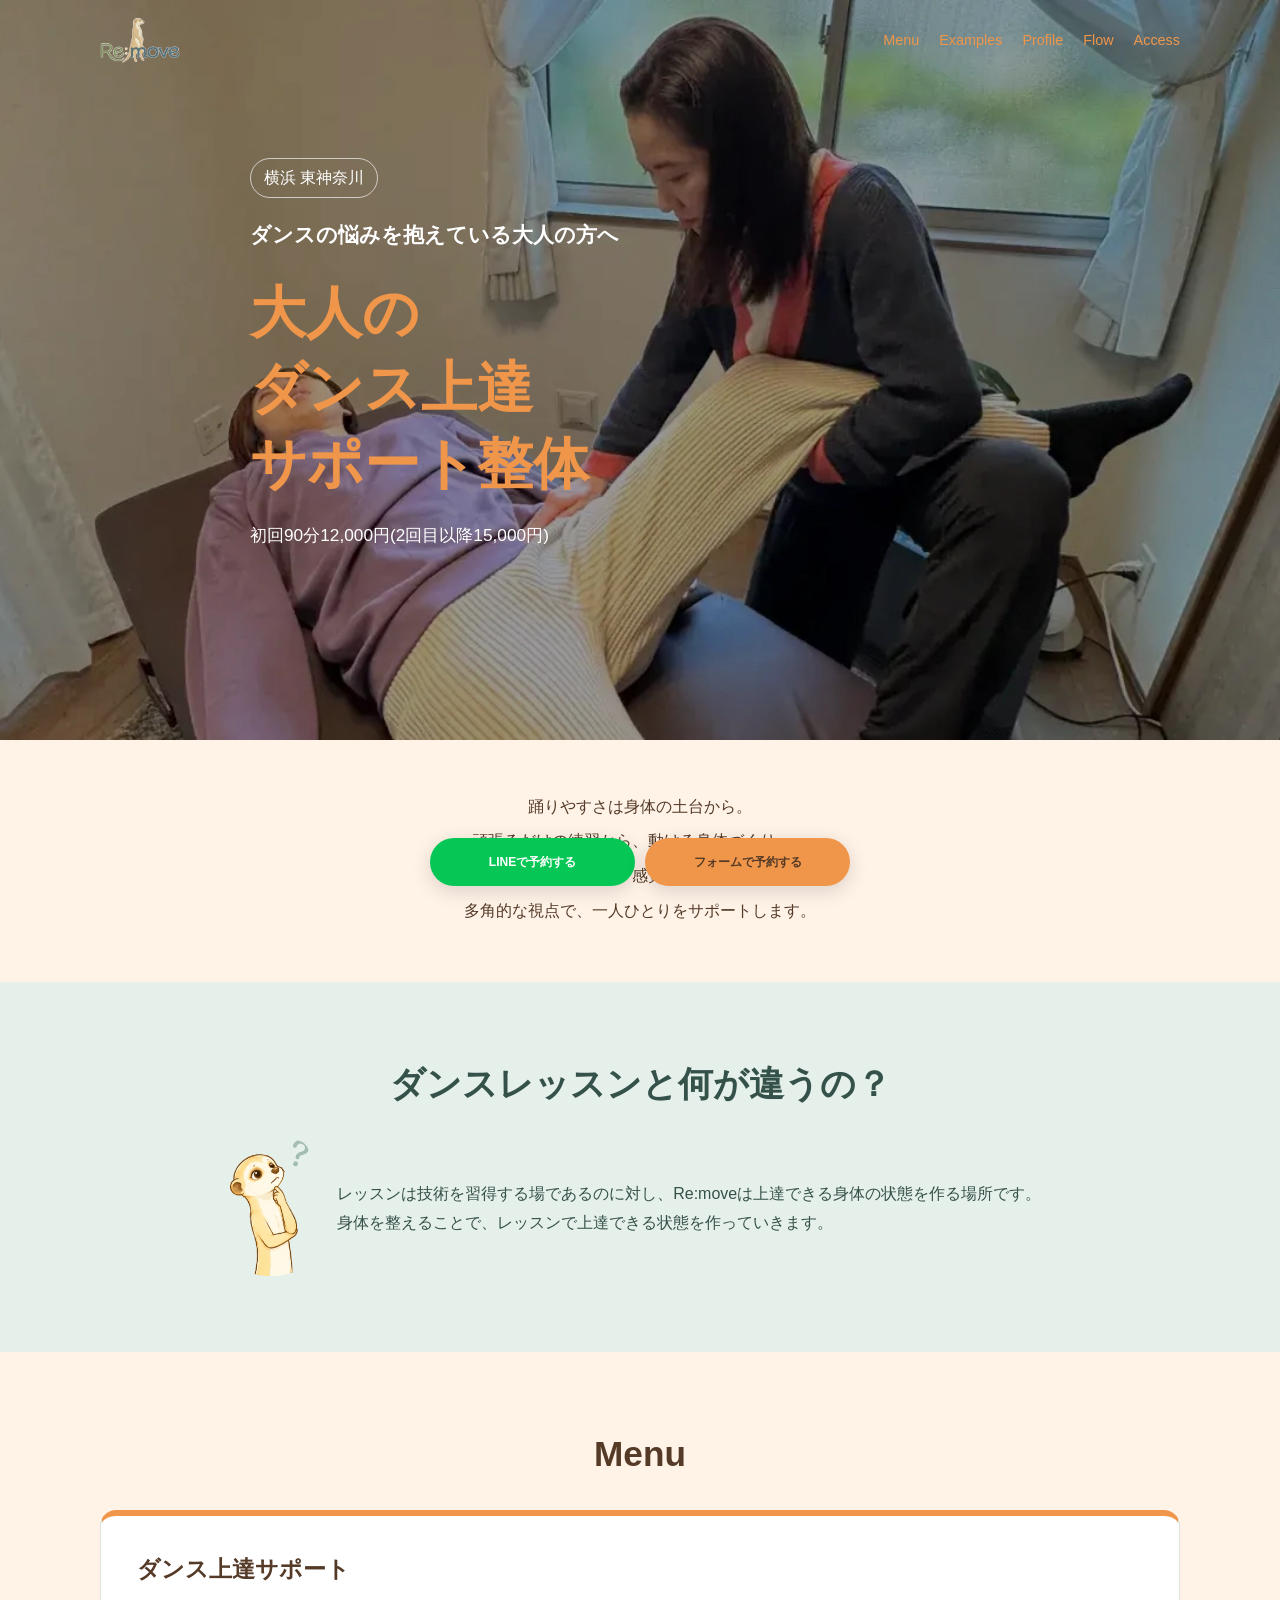
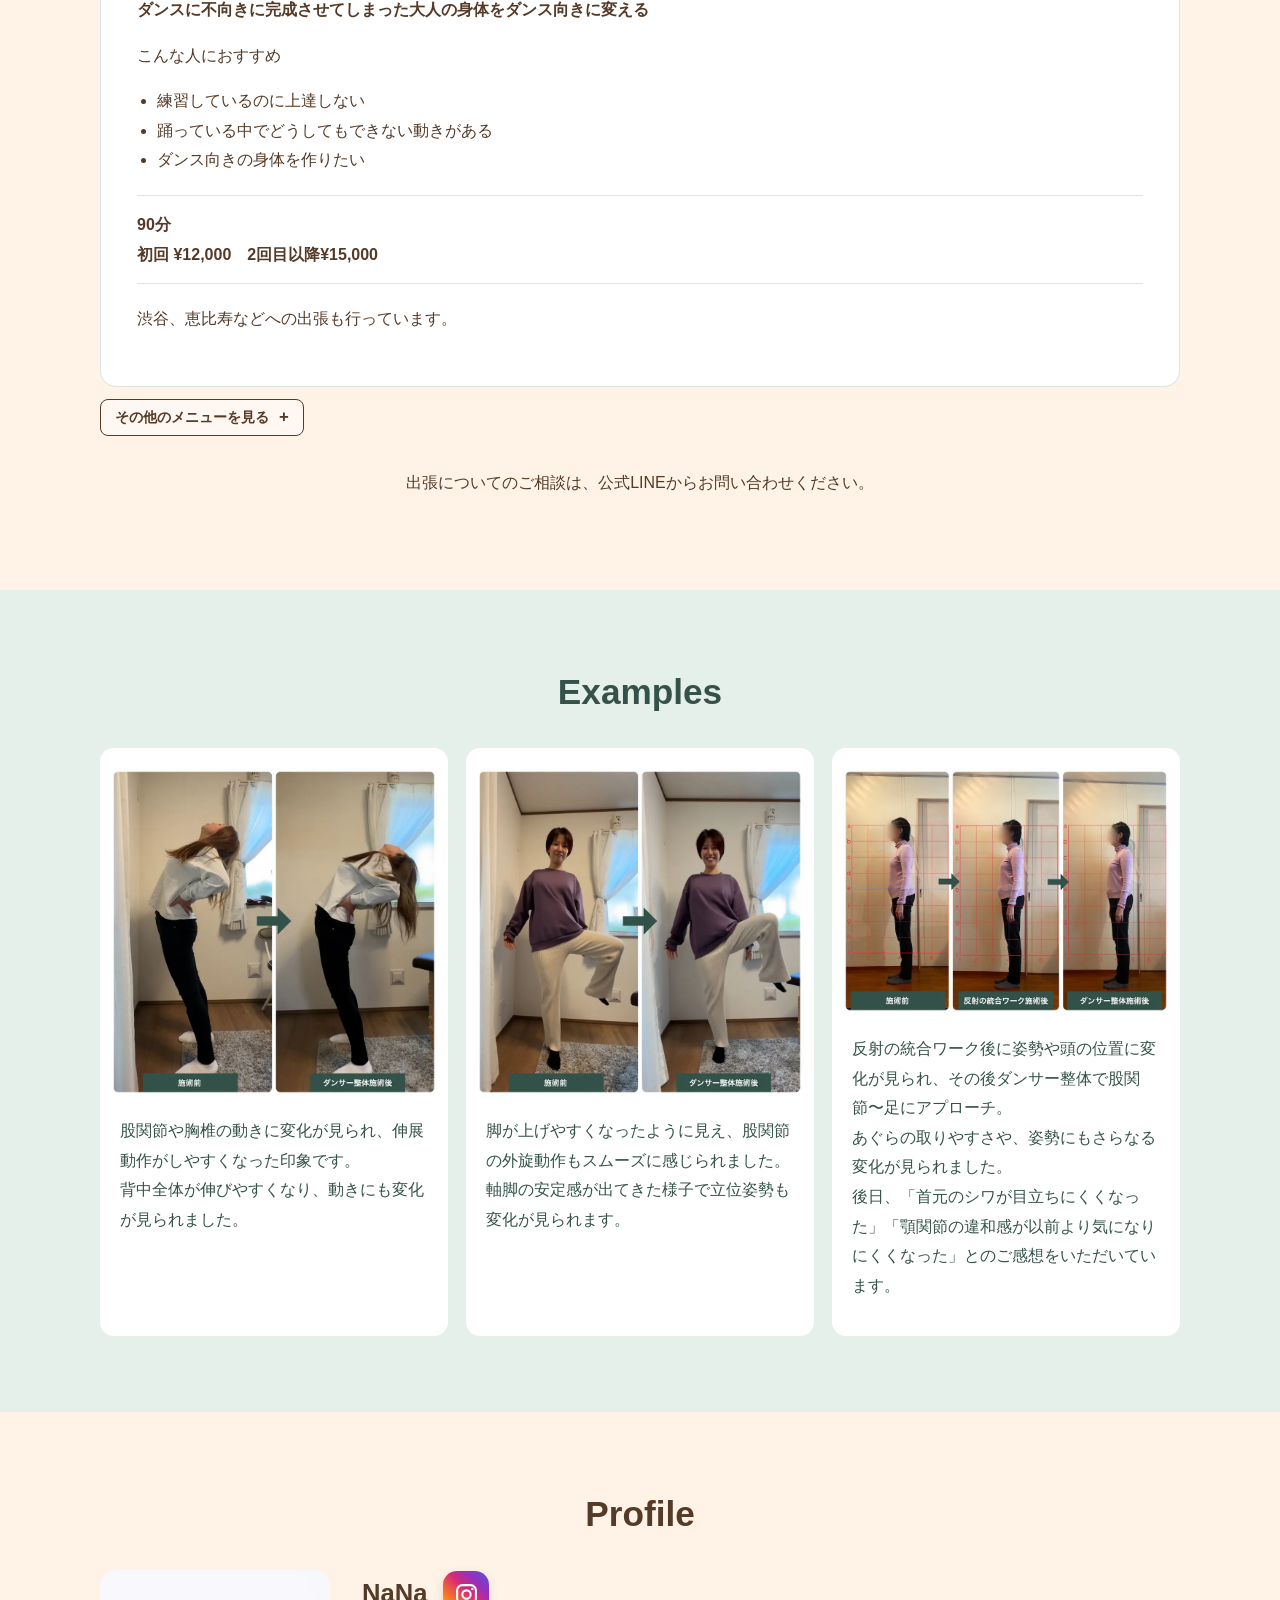
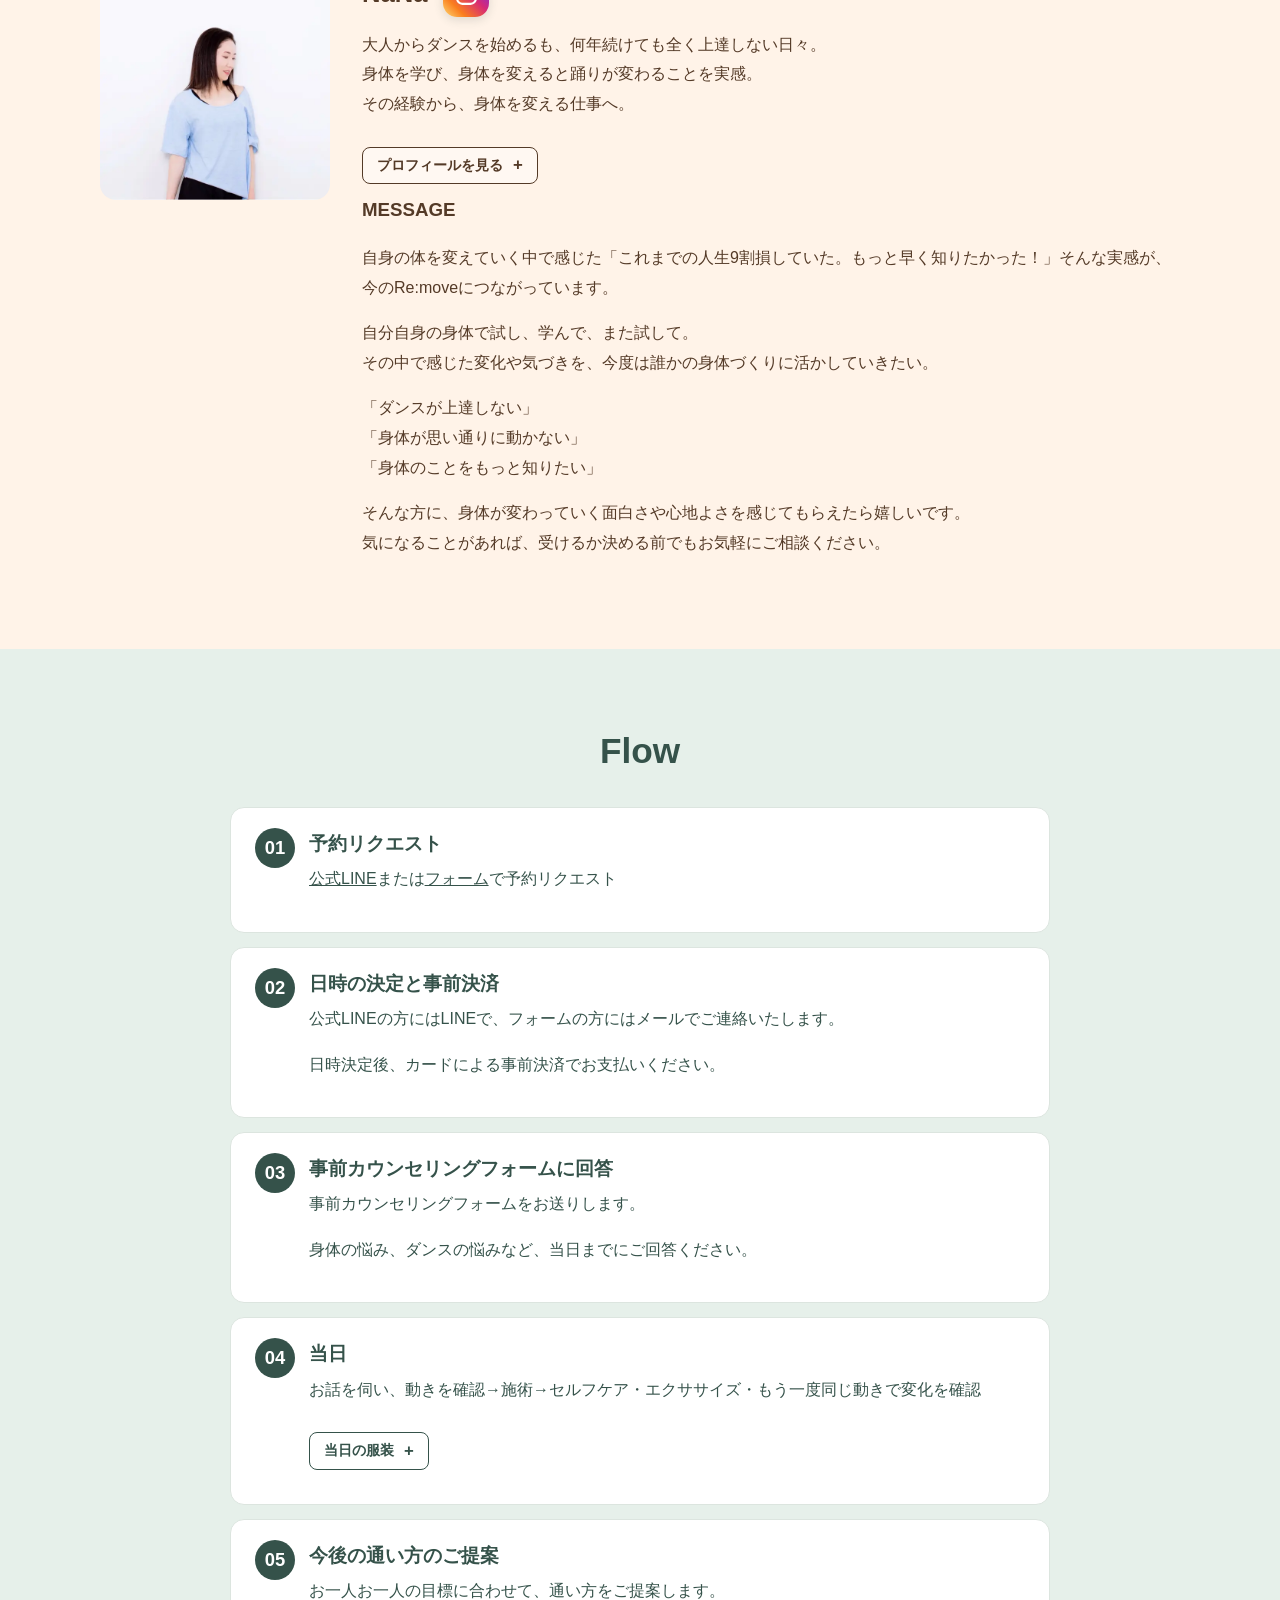
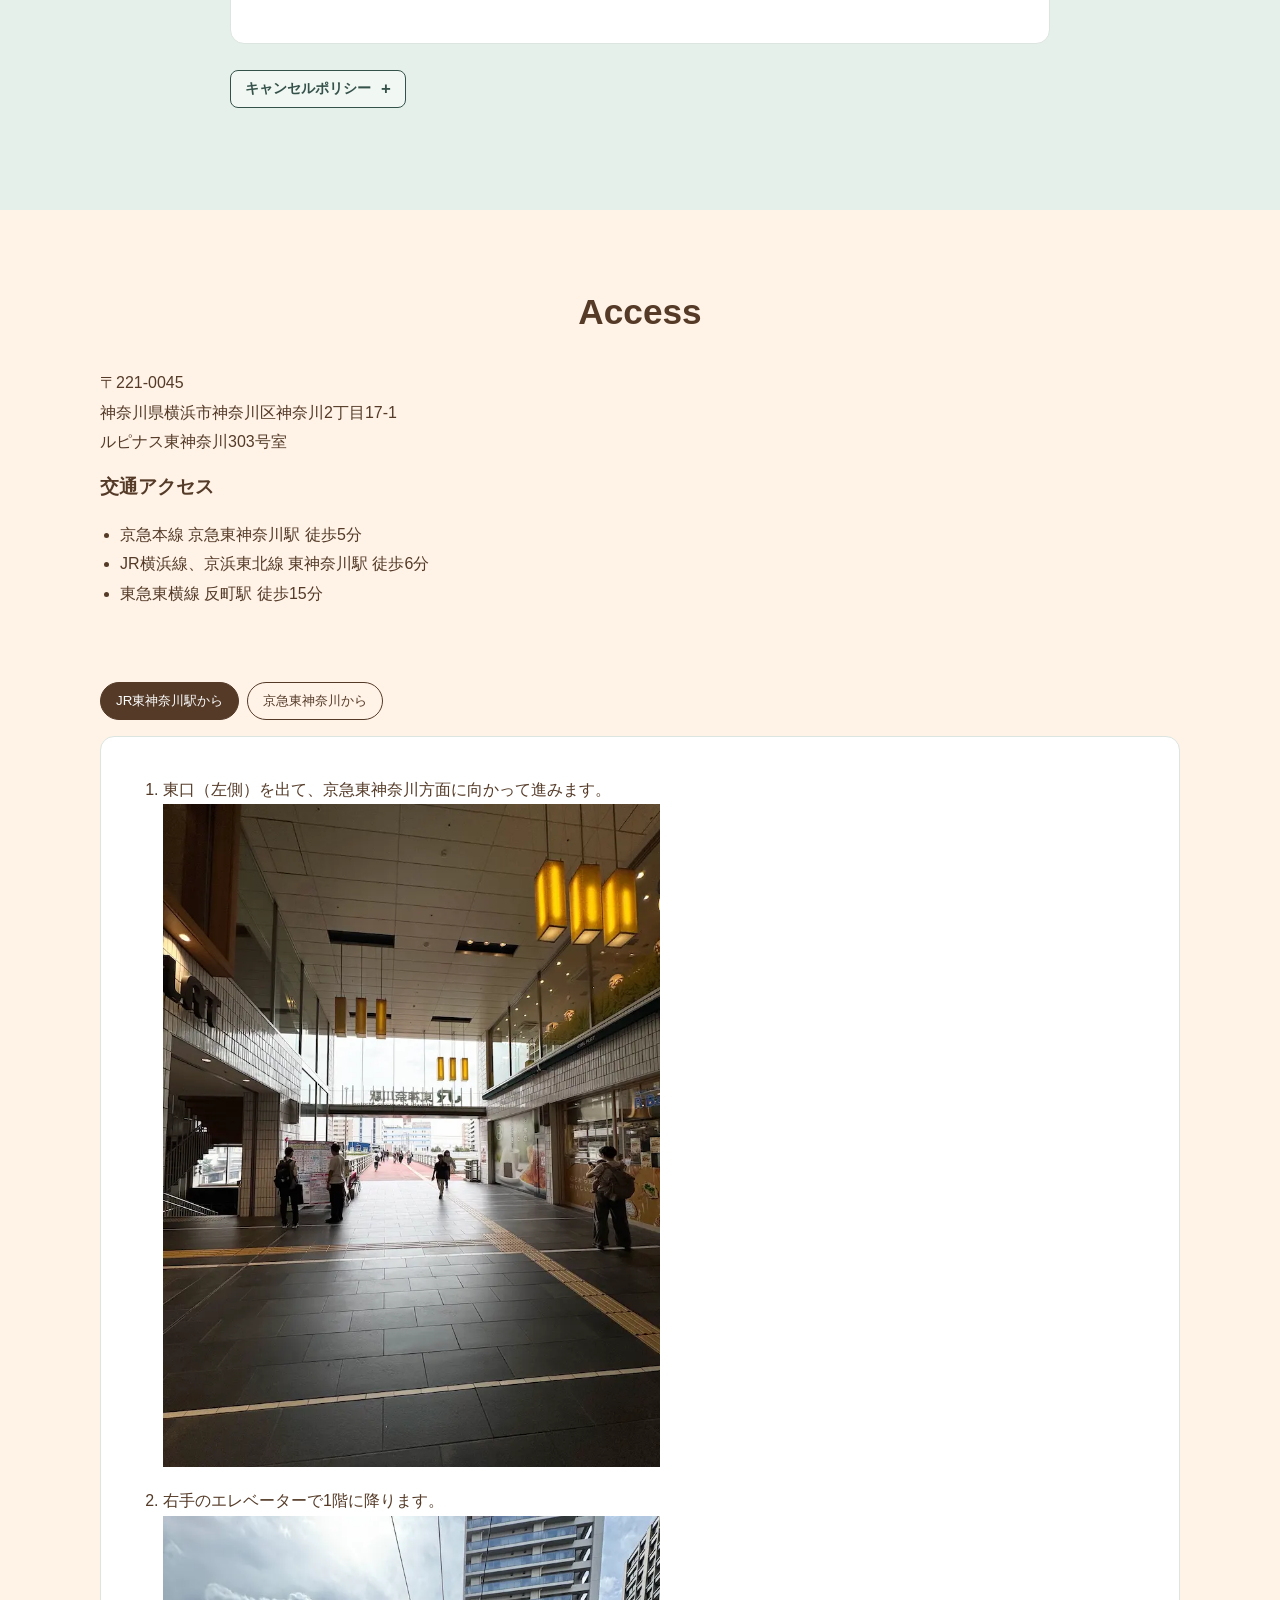
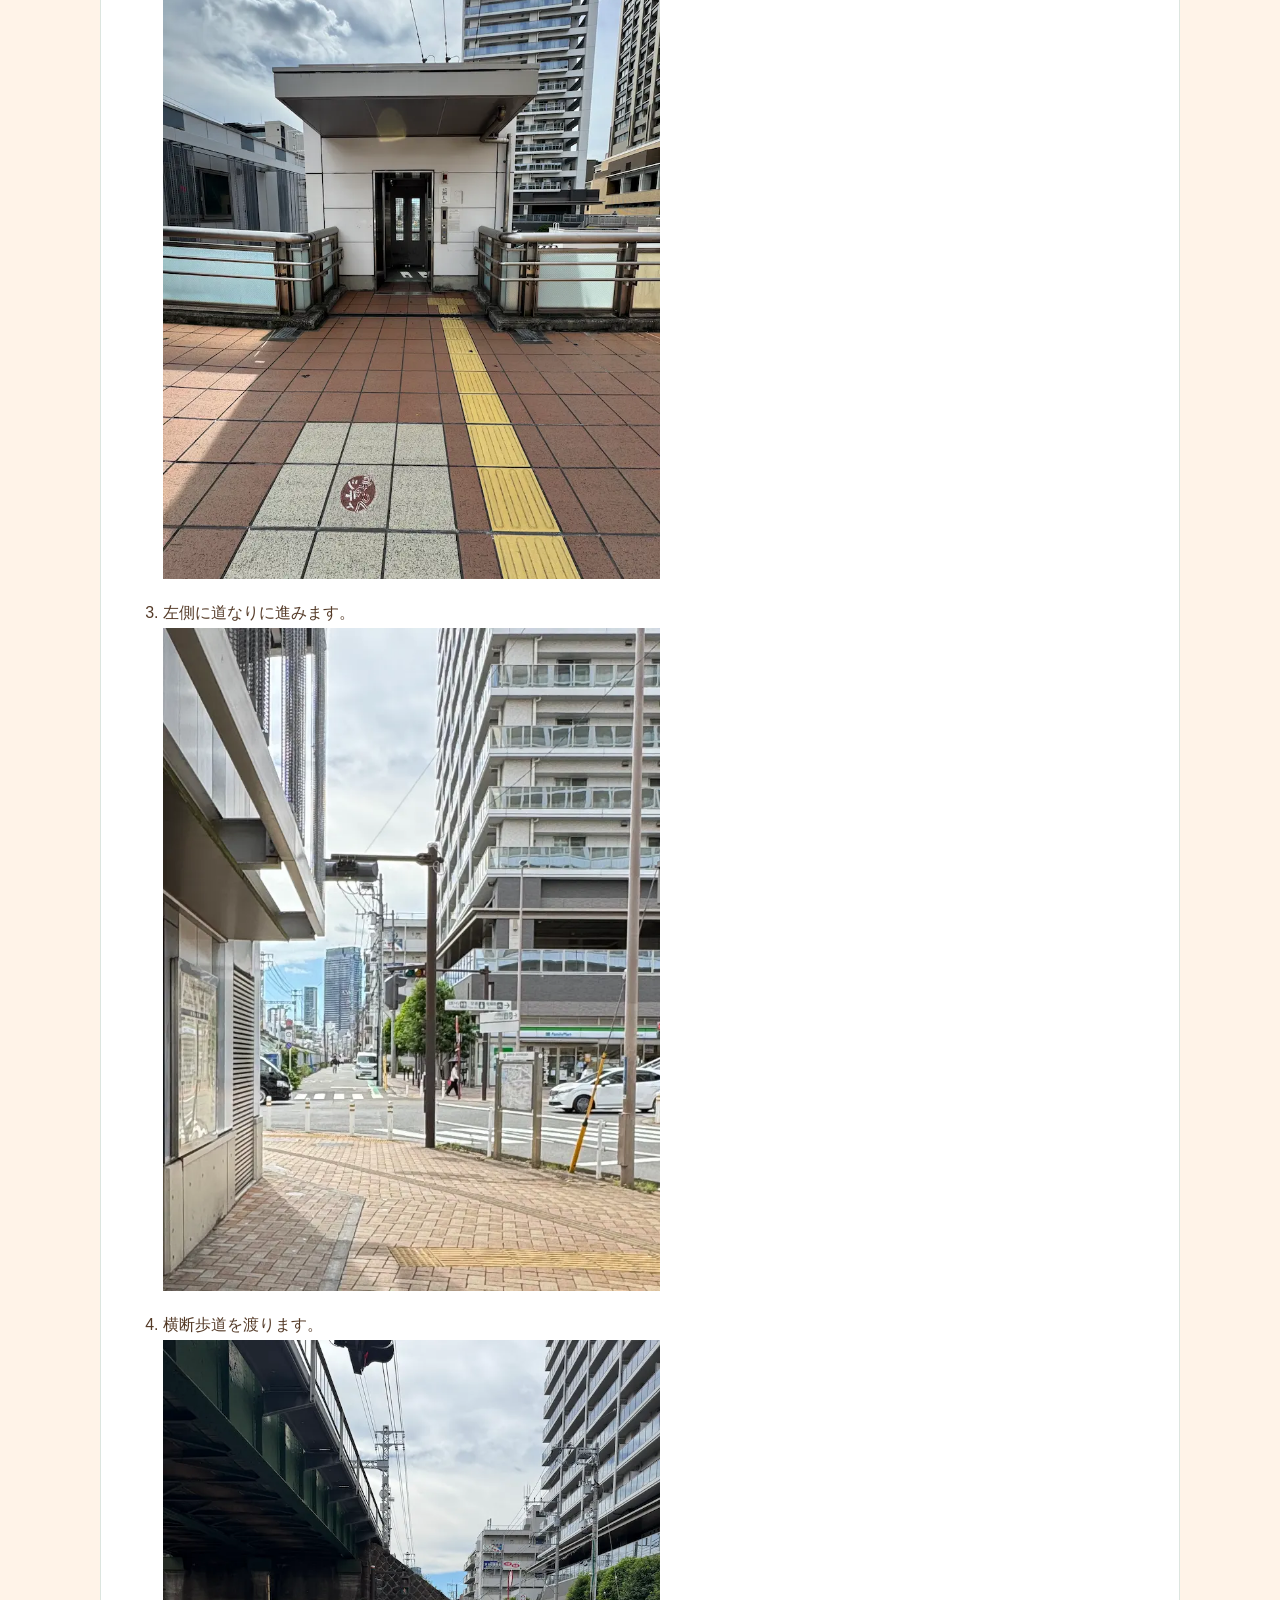
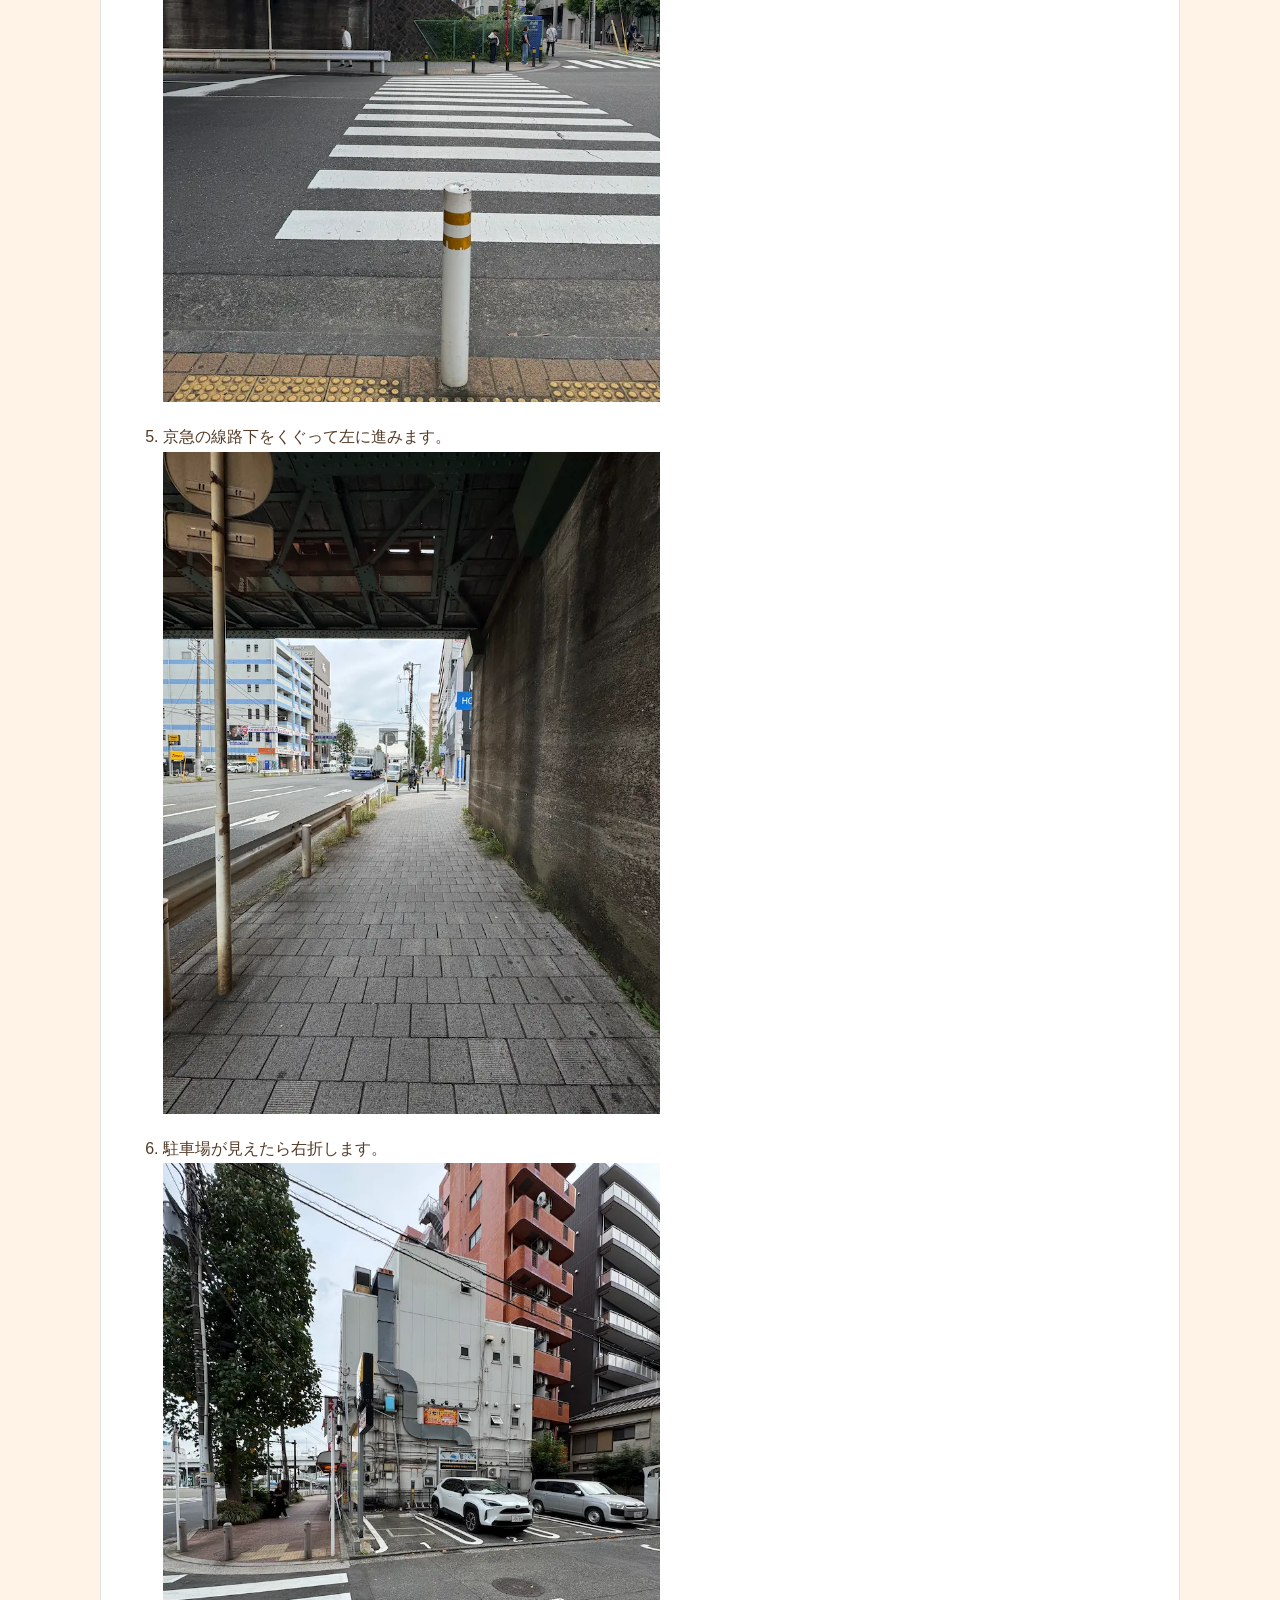
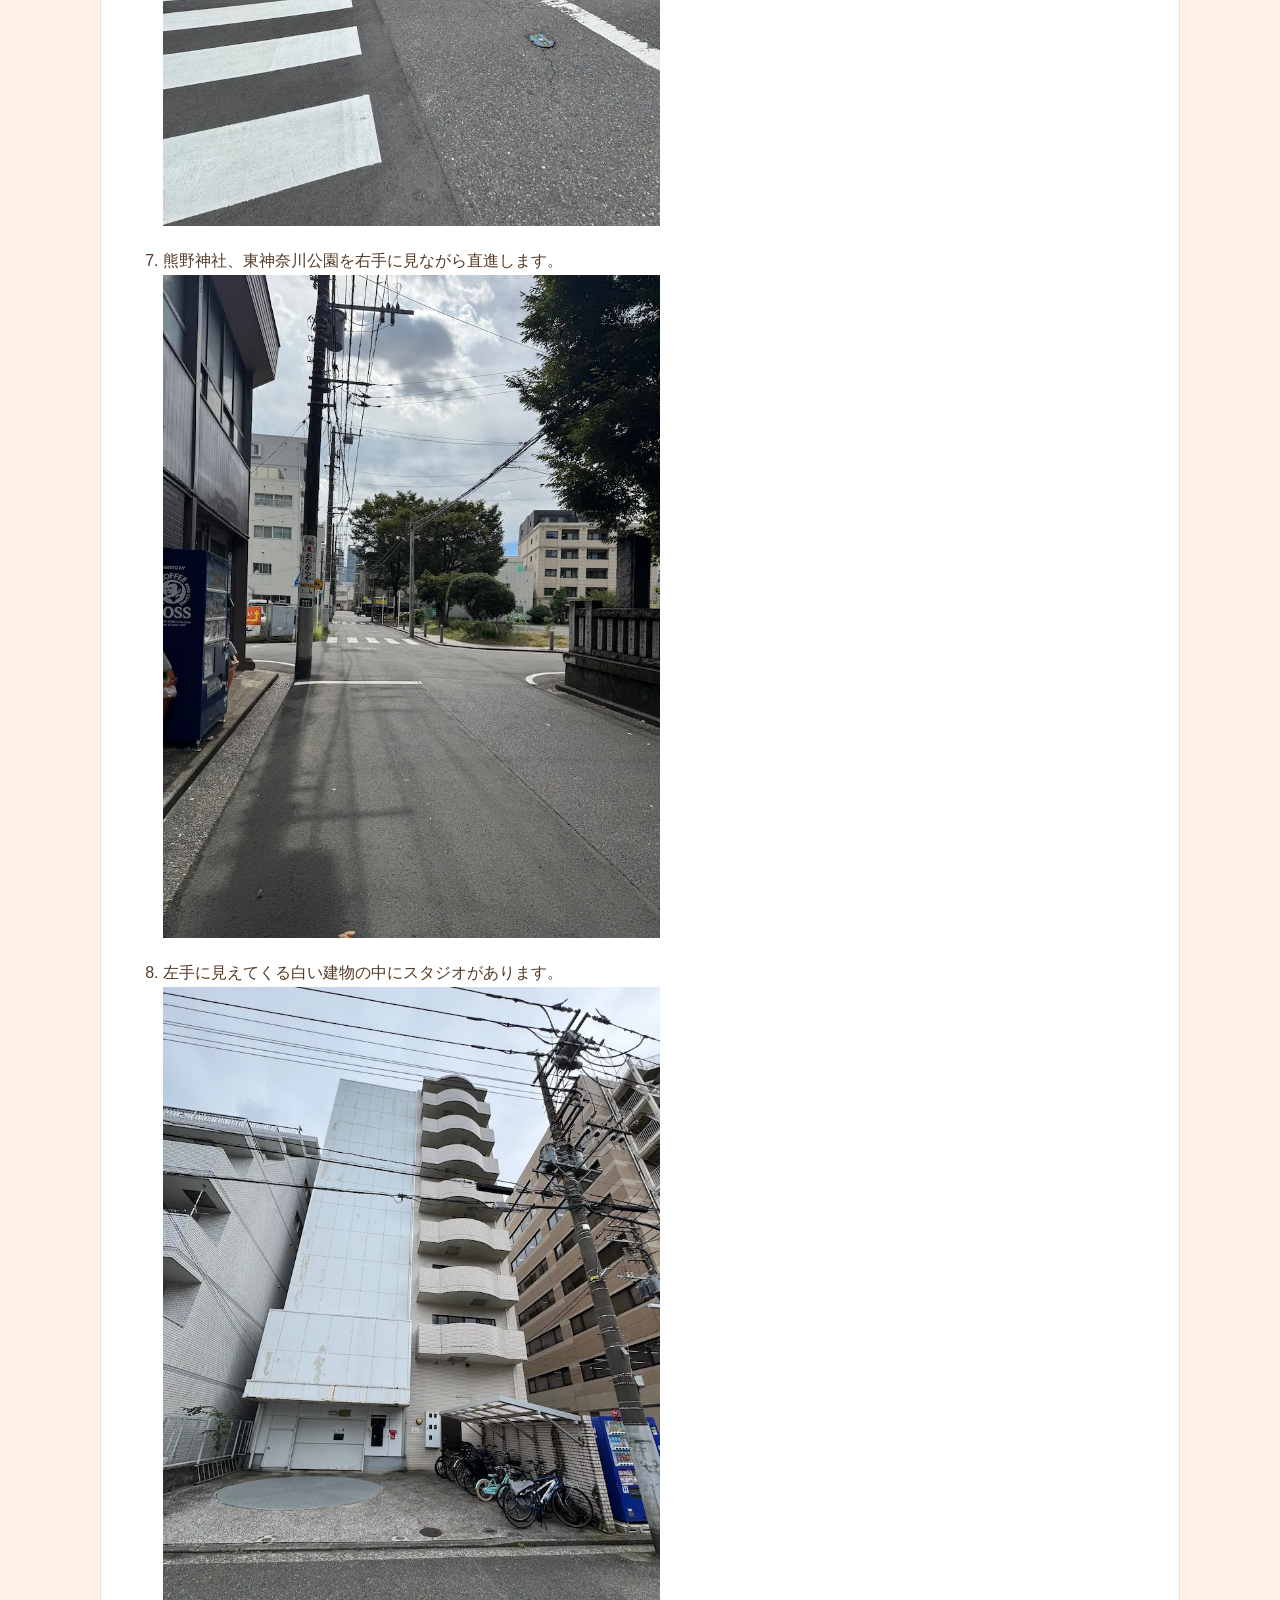
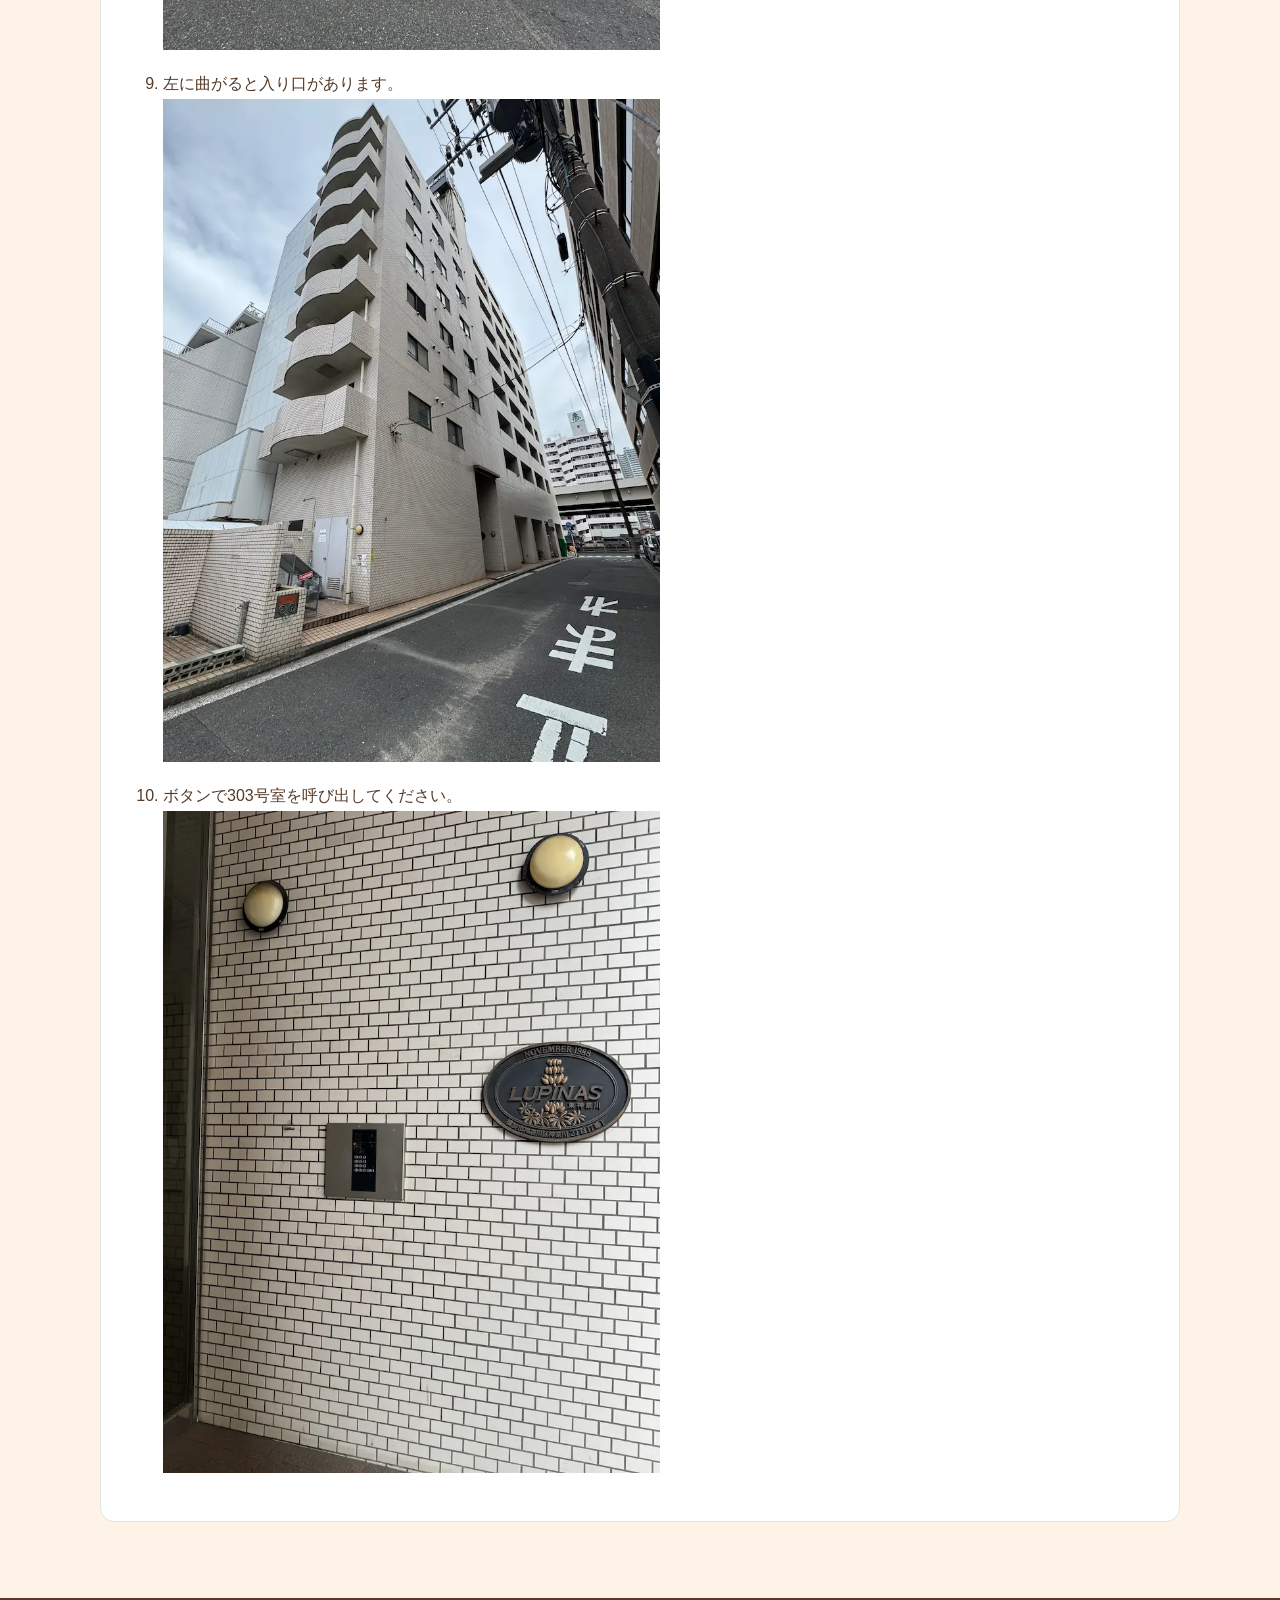
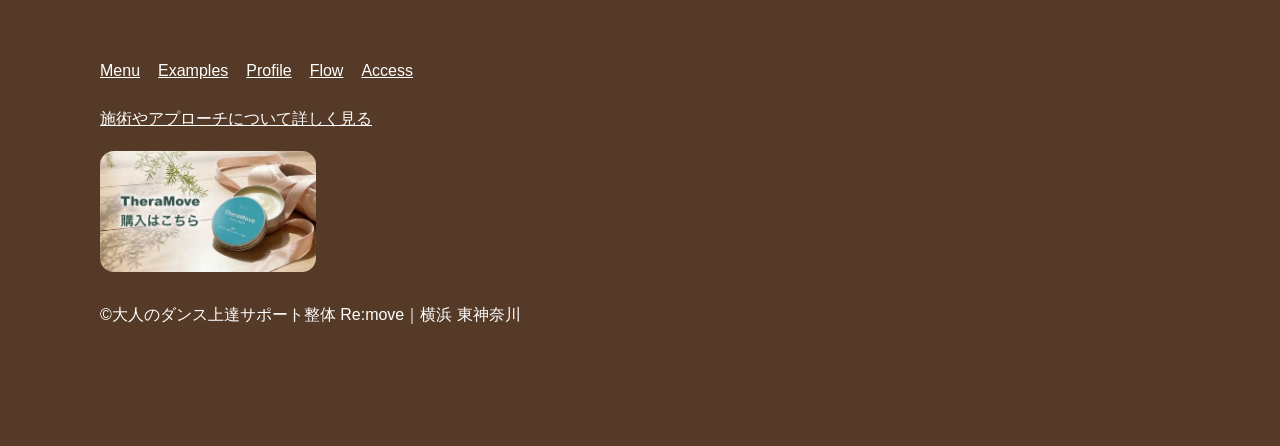
<file: higashikanagawa/index.html>
<!DOCTYPE html>
<html lang="ja">

<head>
  <!-- Google tag (gtag.js) -->
  <script async src="https://www.googletagmanager.com/gtag/js?id=G-L44586L6ZY"></script>
  <script>
    window.dataLayer = window.dataLayer || [];
    function gtag() {dataLayer.push(arguments);}
    gtag('js', new Date());

    gtag('config', 'G-L44586L6ZY');
  </script>
  <script type="text/javascript">
    (function (c, l, a, r, i, t, y) {
      c[a] = c[a] || function () {(c[a].q = c[a].q || []).push(arguments)};
      t = l.createElement(r); t.async = 1; t.src = "https://www.clarity.ms/tag/" + i;
      y = l.getElementsByTagName(r)[0]; y.parentNode.insertBefore(t, y);
    })(window, document, "clarity", "script", "y5c7q488cx");
  </script>
  <meta charset="UTF-8">
  <meta name="viewport" content="width=device-width, initial-scale=1">
  <meta name="description"
    content="横浜 東神奈川の大人のダンス上達サポート整体 Re:move。ダンスに不向きに完成させてしまった大人の身体をダンス向きに変える整体です。多角的なアプローチで、ダンスが上達できる身体の状態を作っていきます。ダンサー整体は本番前後のメンテナンスや、不調のケアとしても提供しています。渋谷・恵比寿ほかイベントや発表会の会場、リハーサルスタジオなどへの出張整体も行なっています。">
  <meta property="og:title" content="大人のダンス上達サポート整体 Re:move｜横浜 東神奈川">
  <meta property="og:description"
    content="横浜 東神奈川の大人のダンス上達サポート整体 Re:move。ダンスに不向きに完成させてしまった大人の身体をダンス向きに変える整体です。多角的なアプローチで、ダンスが上達できる身体の状態を作っていきます。ダンサー整体は本番前後のメンテナンスや、不調のケアとしても提供しています。渋谷・恵比寿ほかイベントや発表会の会場、リハーサルスタジオなどへの出張整体も行なっています。">
  <meta property="og:type" content="website">
  <meta property="og:url" content="https://bodywork-remove.github.io/higashikanagawa/">
  <meta property="og:image" content="https://bodywork-remove.github.io/images/ogimage.png">
  <meta property="og:site_name" content="大人のダンス上達サポート整体 Re:move">
  <meta property="og:locale" content="ja_JP">
  <meta name="twitter:card" content="summary_large_image">
  <meta name="theme-color" content="#35524a">
  <title>大人のダンス上達サポート整体 Re:move｜横浜 東神奈川</title>
  <link rel="canonical" href="https://bodywork-remove.github.io/higashikanagawa/">
  <link rel="stylesheet" href="style.css">
</head>

<body>
  <header class="header">
    <div class="container header-inner">
      <a class="logo" href="#top"><img src="images/remove.webp" alt="大人のダンス上達サポート整体 Re:move" class="logo"></a>
      <button class="menu-toggle" type="button" aria-expanded="false" aria-controls="site-nav"
        aria-label="メニュー">☰</button>
      <nav class="nav" id="site-nav">
        <a href="#menu">Menu</a>
        <a href="#examples">Examples</a>
        <a href="#profile">Profile</a>
        <a href="#flow">Flow</a>
        <a href="#access">Access</a>
      </nav>
    </div>
  </header>

  <main id="top">
    <section class="hero">
      <div class="container hero-content">
        <div class="location">横浜 東神奈川</div>
        <p class="sub">ダンスの悩みを抱えている大人の方へ</p>
        <h1>大人の<br>ダンス上達<br>サポート整体</h1>
        <p class="price">初回90分12,000円(2回目以降15,000円)</p>
      </div>
    </section>

    <section class="intro">
      <div class="container">
        <p>踊りやすさは身体の土台から。</p>
        <p>頑張るだけの練習から、動ける身体づくりへ。</p>
        <p>姿勢・動作・感覚・発達など</p>
        <p>多角的な視点で、一人ひとりをサポートします。</p>
      </div>
    </section>

    <section class="qa">
      <div class="container">
        <h2 class="center">ダンスレッスンと<br class="sp">何が違うの？</h2>
        <div class="lesson-difference">
          <div class="lesson-difference-image">
            <img src="images/meerkat.webp" alt="疑問に思うミーアキャット">
          </div>
          <div class="lesson-difference-text">
            <p>レッスンは技術を習得する場であるのに対し、Re:moveは上達できる身体の状態を作る場所です。<br>
              身体を整えることで、レッスンで上達できる状態を作っていきます。</p>
          </div>
        </div>
      </div>
    </section>

    <section class="menu-section" id="menu">
      <div class="container">
        <h2 class="center">Menu</h2>
        <article class="service-card">
          <h3>ダンス上達サポート</h3>
          <p class="service-subtitle">ダンスに不向きに完成させてしまった大人の身体をダンス向きに変える</p>
          <p>こんな人におすすめ</p>
          <ul class="check-list">
            <li>練習しているのに上達しない</li>
            <li>踊っている中でどうしてもできない動きがある</li>
            <li>ダンス向きの身体を作りたい</li>
          </ul>
          <p class="service-price">90分<br>初回 ¥12,000　2回目以降¥15,000</p>
          <p>渋谷、恵比寿などへの出張も行っています。</p>
        </article>
        <details class="menu-details">
          <summary>その他のメニューを見る</summary>
          <div class="menu-grid">
            <article class="service-card">
              <h3>ダンサー整体</h3>
              <p class="service-subtitle">踊る身体のメンテナンス</p>
              <p class="notes">※ダンス上達サポートに含まれるアプローチの単体メニューです</p>
              <p>こんな人におすすめ</p>
              <ul class="check-list">
                <li>レッスンや本番前後に体を整えたい</li>
                <li>疲れを取りたい</li>
                <li>オーバーユースで痛みが出ている</li>
              </ul>
              <p class="service-price">60分<br>初回 ¥6,000　2回目以降¥8,000</p>
              <p>発表会やイベント会場、リハーサルスタジオなどへの出張も行っています。</p>
            </article>
            <article class="service-card">
              <h3>反射の統合ワーク</h3>
              <p class="service-subtitle">無意識に起こる身体の反応に、優しいタッチで働きかける</p>
              <p class="notes">※ダンス上達サポートに含まれるアプローチの単体メニューです</p>
              <p>こんな人におすすめ</p>
              <ul class="check-list">
                <li>不器用さに悩んでいる</li>
                <li>過緊張、力みが気になる</li>
                <li>感覚過敏・感覚鈍麻が気になる</li>
              </ul>
              <p class="service-price">60分<br>初回 ¥6,000　2回目以降¥8,000</p>
              <p>渋谷、恵比寿などへの出張も行っています。</p>
            </article>
          </div>
        </details>
        <p class="menu-notes">出張についてのご相談は、<br class="sp">公式LINEからお問い合わせください。</p>
      </div>
    </section>

    <section id="examples">
      <div class="container">
        <h2 class="center">Examples</h2>
        <div class="examples">
          <div class="example-image">
            <article class="example-card">
              <img src="images/example1.webp" alt="反りやすさの変化" class="example-image">

              <p class="example-caption">
                股関節や胸椎の動きに変化が見られ、伸展動作がしやすくなった印象です。<br>
                背中全体が伸びやすくなり、動きにも変化が見られました。
              </p>
            </article>
          </div>
          <div class="example-image">
            <article class="example-card">
              <img src="images/example2.webp" alt="脚の上げやすさ、股関節の外旋しやすさの変化" class="example-image">

              <p class="example-caption">
                脚が上げやすくなったように見え、股関節の外旋動作もスムーズに感じられました。<br>
                軸脚の安定感が出てきた様子で立位姿勢も変化が見られます。
              </p>
            </article>
          </div>
          <div class="example-image">
            <article class="example-card">
              <img src="images/example3.webp" alt="姿勢の変化" class="example-image">
              <p class="example-caption">
                反射の統合ワーク後に姿勢や頭の位置に変化が見られ、その後ダンサー整体で股関節〜足にアプローチ。<br>
                あぐらの取りやすさや、姿勢にもさらなる変化が見られました。<br>
                後日、「首元のシワが目立ちにくくなった」「顎関節の違和感が以前より気になりにくくなった」とのご感想をいただいています。
              </p>
            </article>
          </div>
        </div>
      </div>
    </section>

    <section id="profile">
      <div class="container">
        <h2 class="center">Profile</h2>
        <div class="profile-grid">
          <div class="profile-photo"><img src="images/nana.webp" alt="NaNa"></div>
          <div class="profile-content">
            <div class="profile-intro">
              <p class="profile-name">NaNa</p>
              <a class="instagram-link" href="https://www.instagram.com/nana_bodyworker/" target="_blank" rel="noopener"
                aria-label="Instagramを見る" title="Instagram">
                <svg viewBox="0 0 24 24" fill="none" aria-hidden="true">
                  <rect x="3" y="3" width="18" height="18" rx="5" stroke="currentColor" stroke-width="2" />
                  <circle cx="12" cy="12" r="4" stroke="currentColor" stroke-width="2" />
                  <circle cx="17.5" cy="6.7" r="1.2" fill="currentColor" />
                </svg>
              </a>
            </div>
            <div class="profile-bio">
              <p>大人からダンスを始めるも、何年続けても全く上達しない日々。<br>
                身体を学び、身体を変えると踊りが変わることを実感。<br>
                その経験から、身体を変える仕事へ。</p>
              <details class="profile-details">
                <summary>プロフィールを見る</summary>
                <h3>略歴・資格</h3>
                <ul class="qualifications">
                  <li>BESJ認定ピラティストレーナー(マット、スパインコレクター)</li>
                  <li>IBMA認定マシンピラティスベーシックインストラクター(リフォーマー)</li>
                  <li>ダンサー整体セラピストAdvance</li>
                  <li>PNFストレッチBASICトレーナー</li>
                  <li>反射の統合ワーカー</li>
                  <li>療育整体マイスター</li>
                  <li>TheraMove整体セラピスト/認定講師</li>
                </ul>
                <h3>PROFILE</h3>
                <p>幼少期からずっと猫背で身体が硬く、重度の運動音痴として育つ。<br>
                  20歳でダンスを始めるが、全く上達しないまま30代になる。</p>
                <p>ある時「これはスキルではなく、身体の問題なのでは？」と思ったのをきっかけに身体について学び始める。<br>
                  身体を変えるにつれ、ダンスだけでなく、冷え性やむくみ、肩凝りなどの不調が改善し、日常の過ごしやすさや心の状態まで変わることを実感。</p>
                <p>身体を変えることを提供する側になりたいと思い、整体とピラティスの資格を取得。<br>
                  施術やピラティス指導をしながら、より良い身体を完成させるため、現在進行形で学び続けている。</p>
              </details>
              <h3>MESSAGE</h3>
              <p>自身の体を変えていく中で感じた「これまでの人生9割損していた。もっと早く知りたかった！」そんな実感が、今のRe:moveにつながっています。</p>
              <p>自分自身の身体で試し、学んで、また試して。<br>
                その中で感じた変化や気づきを、今度は誰かの身体づくりに活かしていきたい。</p>
              <p>「ダンスが上達しない」<br>
                「身体が思い通りに動かない」<br>
                「身体のことをもっと知りたい」</p>
              <p>そんな方に、身体が変わっていく面白さや心地よさを感じてもらえたら嬉しいです。<br>
                気になることがあれば、受けるか決める前でもお気軽にご相談ください。</p>
            </div>
          </div>
        </div>
      </div>
    </section>

    <section id="flow">
      <div class="container">
        <h2 class="center">Flow</h2>
        <ol class="flow-list">
          <li>
            <h3>予約リクエスト</h3>
            <p><a href="https://lin.ee/iqhvXiU" target="_blank">公式LINE</a>または<a
                href="https://tayori.com/form/e3aa16c9400e55e40f7456476a9ab2463f9a878e/"
                target="_blank">フォーム</a>で予約リクエスト</p>
          </li>
          <li>
            <h3>日時の決定と事前決済</h3>
            <p>公式LINEの方にはLINEで、フォームの方にはメールでご連絡いたします。</p>
            <p>日時決定後、カードによる事前決済でお支払いください。</p>
          </li>
          <li>
            <h3>事前カウンセリングフォームに回答</h3>
            <p>事前カウンセリングフォームをお送りします。</p>
            <p>身体の悩み、ダンスの悩みなど、当日までにご回答ください。</p>
          </li>
          <li>
            <h3>当日</h3>
            <p>お話を伺い、動きを確認→施術→セルフケア・エクササイズ・もう一度同じ動きで変化を確認</p>
            <details>
              <summary>当日の服装</summary>
              <p>ダンス上達サポートの場合は普段のレッスン着などの動きやすい格好でお越しいただくか、着替えをお持ちください。</p>
              <p>整体のみの場合は私服のままで施術可能ですが、固いジーンズやスカートでの施術は不可とさせて頂きます。</p>
            </details>
          </li>
          <li>
            <h3>今後の通い方のご提案</h3>
            <p>お一人お一人の目標に合わせて、通い方をご提案します。</p>
          </li>
          <li>
            <details class="cancellation-details">
              <summary>キャンセルポリシー</summary>
              <p>以下のキャンセル規定をご確認ください。</p>
              <ul>
                <li>予約日の3日前まで 無料</li>
                <li>予約時間の24時間前まで 予約金額の50%</li>
                <li>予約時間の24時間前以降 予約金額の100%</li>
                <li>連絡なしの15分以上遅刻 予約金額の100%(無断キャンセル扱い)</li>
              </ul>
              <p>お客様のご事情で予約時間に遅れる場合は、わかり次第ご連絡ください。</p>
            </details>
          </li>
        </ol>

      </div>
    </section>

    <section id="access">
      <div class="container">
        <h2 class="center">Access</h2>
        <div class="access-grid">
          <div>
            <p>〒221-0045<br>
              神奈川県横浜市神奈川区神奈川2丁目17-1<br>ルピナス東神奈川303号室</p>
            <h3>交通アクセス</h3>
            <ul>
              <li>京急本線 京急東神奈川駅 徒歩5分</li>
              <li>JR横浜線、京浜東北線 東神奈川駅 徒歩6分</li>
              <li>東急東横線 反町駅 徒歩15分</li>
            </ul>
          </div>
          <div>
            <iframe class="map-frame"
              src="https://maps.google.com/maps?q=神奈川県横浜市神奈川区神奈川2丁目17-1&t=&z=15&ie=UTF8&iwloc=&output=embed"
              loading="lazy" title="Google Map"></iframe>
          </div>
        </div>
        <div class="route-tabs" role="tablist">
          <button type="button" role="tab" id="tab-jr" aria-selected="true" aria-controls="route-jr">JR東神奈川駅から</button>
          <button type="button" role="tab" id="tab-keikyu" aria-selected="false"
            aria-controls="route-keikyu">京急東神奈川から</button>
        </div>
        <div class="route-panel" role="tabpanel" id="route-jr" aria-labelledby="tab-jr">
          <ol>
            <li>東口（左側）を出て、京急東神奈川方面に向かって進みます。<br>
              <img src="images/access1.webp" alt="">
            </li>
            <li>右手のエレベーターで1階に降ります。<br>
              <img src="images/access2.webp" alt="">
            </li>
            <li>左側に道なりに進みます。<br>
              <img src="images/access3.webp" alt="">
            </li>
            <li>横断歩道を渡ります。<br>
              <img src="images/access4.webp" alt="">
            </li>
            <li>京急の線路下をくぐって左に進みます。<br>
              <img src="images/access5.webp" alt="">
            </li>
            <li>駐車場が見えたら右折します。<br>
              <img src="images/access6.webp" alt="">
            </li>
            <li>熊野神社、東神奈川公園を右手に見ながら直進します。<br>
              <img src="images/access7.webp" alt="">
            </li>
            <li>左手に見えてくる白い建物の中にスタジオがあります。<br>
              <img src="images/access8.webp" alt="">
            </li>
            <li>左に曲がると入り口があります。<br>
              <img src="images/access9.webp" alt="">
            </li>
            <li>ボタンで303号室を呼び出してください。<br>
              <img src="images/access10.webp" alt="">
            </li>
          </ol>
        </div>
        <div class="route-panel" role="tabpanel" id="route-keikyu" aria-labelledby="tab-keikyu" hidden>
          <ol>
            <li>1階改札を出て左に道なりに進みます。<br>
              <img src="images/access3.webp" alt="">
            </li>
            <li>横断歩道を渡ります。<br>
              <img src="images/access4.webp" alt="">
            </li>
            <li>京急の線路下をくぐって左に進みます。<br>
              <img src="images/access5.webp" alt="">
            </li>
            <li>駐車場が見えたら右折します。<br>
              <img src="images/access6.webp" alt="">
            </li>
            <li>熊野神社、東神奈川公園を右手に見ながら直進します。<br>
              <img src="images/access7.webp" alt="">
            </li>
            <li>左手に見えてくる白い建物の中にスタジオがあります。<br>
              <img src="images/access8.webp" alt="">
            </li>
            <li>左に曲がると入り口があります。<br>
              <img src="images/access9.webp" alt="">
            </li>
            <li>ボタンで303号室を呼び出してください。<br>
              <img src="images/access10.webp" alt="">
            </li>
          </ol>
        </div>
      </div>
    </section>
  </main>

  <footer id="contact">
    <div class="container">
      <div class="footer-links">
        <a href="#menu">Menu</a>
        <a href="#examples">Examples</a>
        <a href="#profile">Profile</a>
        <a href="#flow">Flow</a>
        <a href="#access">Access</a>
      </div>
      <div class="footer-links">
        <a href="../">施術やアプローチについて詳しく見る</a>
      </div>
      <div class="footer-links">
        <a href="https://remove-theramove.square.site/" target="_blank" rel="noopener" class="shop-btn">
          <img src="images/bnr_theramove.webp" alt="TheraMove購入はこちら">
        </a>
      </div>
      <p>©大人のダンス上達サポート整体 Re:move｜横浜 東神奈川</p>
    </div>
  </footer>

  <div class="fixed-actions">
    <a class="btn btn-line" href="https://lin.ee/iqhvXiU" target="_blank" rel="noopener">LINEで予約する</a>
    <a class="btn btn-form" href="https://tayori.com/form/e3aa16c9400e55e40f7456476a9ab2463f9a878e/"
      target="_blank">フォームで予約する</a>
  </div>

  <script>
    const menuToggle = document.querySelector('.menu-toggle');
    const nav = document.querySelector('.nav');
    menuToggle.addEventListener('click', () => {
      const open = nav.classList.toggle('open');
      menuToggle.setAttribute('aria-expanded', String(open));
    });
    nav.querySelectorAll('a').forEach(link => link.addEventListener('click', () => {
      nav.classList.remove('open');
      menuToggle.setAttribute('aria-expanded', 'false');
    }));

    const routeTabs = document.querySelectorAll('.route-tabs [role="tab"]');
    routeTabs.forEach(tab => tab.addEventListener('click', () => {
      routeTabs.forEach(item => item.setAttribute('aria-selected', String(item === tab)));
      document.querySelectorAll('.route-panel[role="tabpanel"]').forEach(panel => {
        panel.hidden = panel.id !== tab.getAttribute('aria-controls');
      });
    }));
  </script>
</body>

</html>
</file>
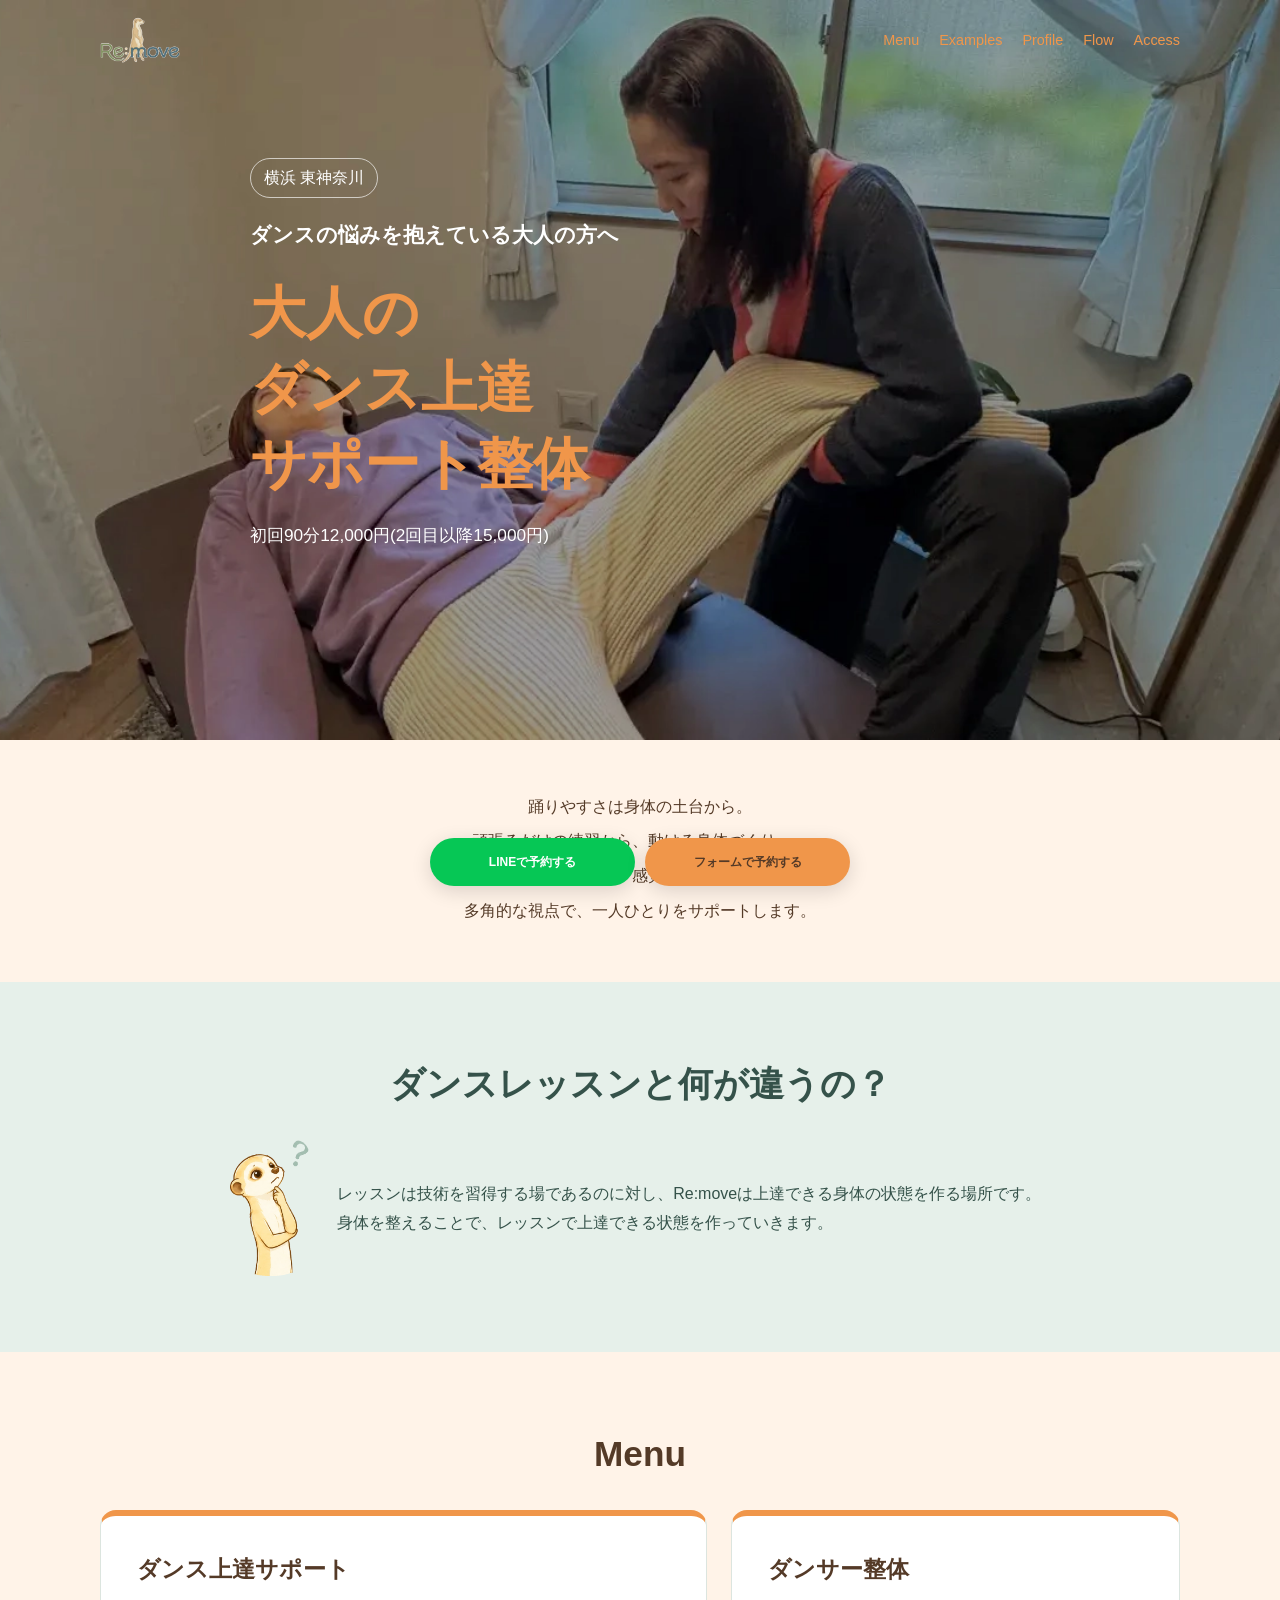
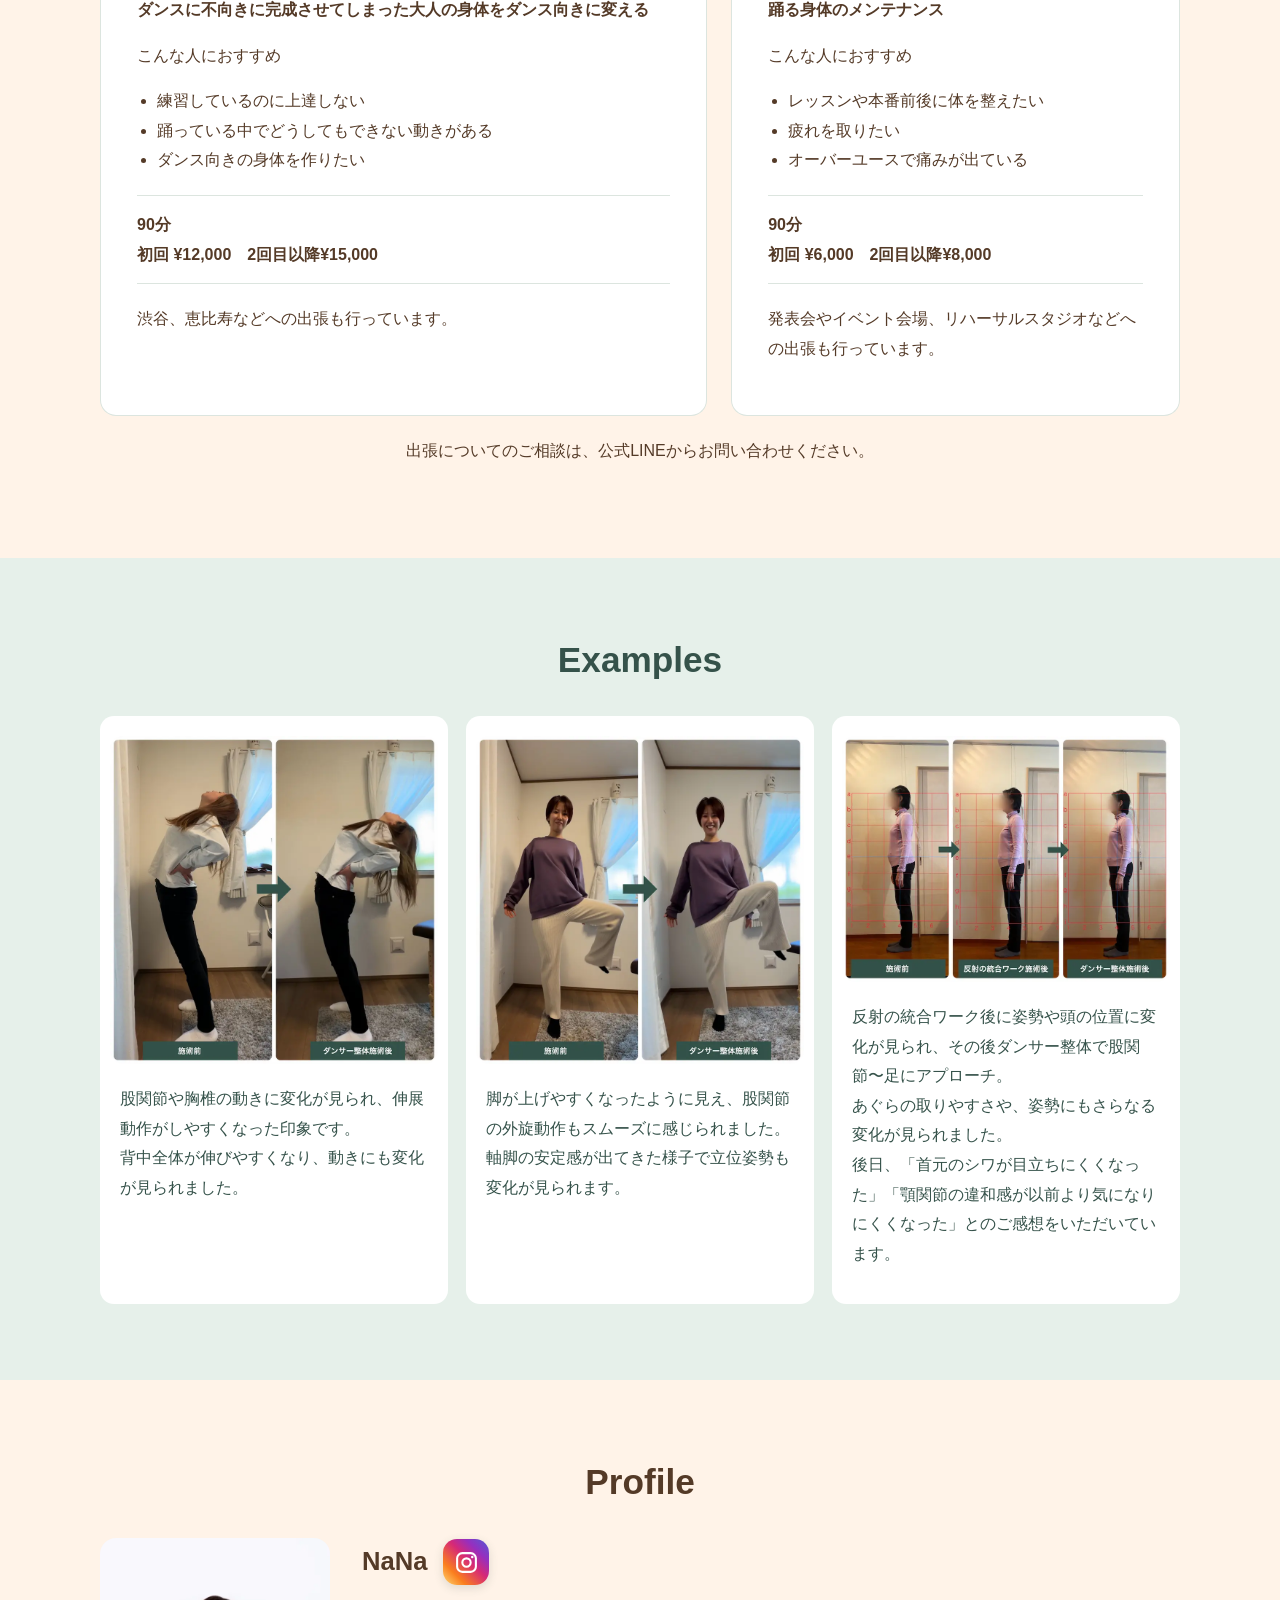
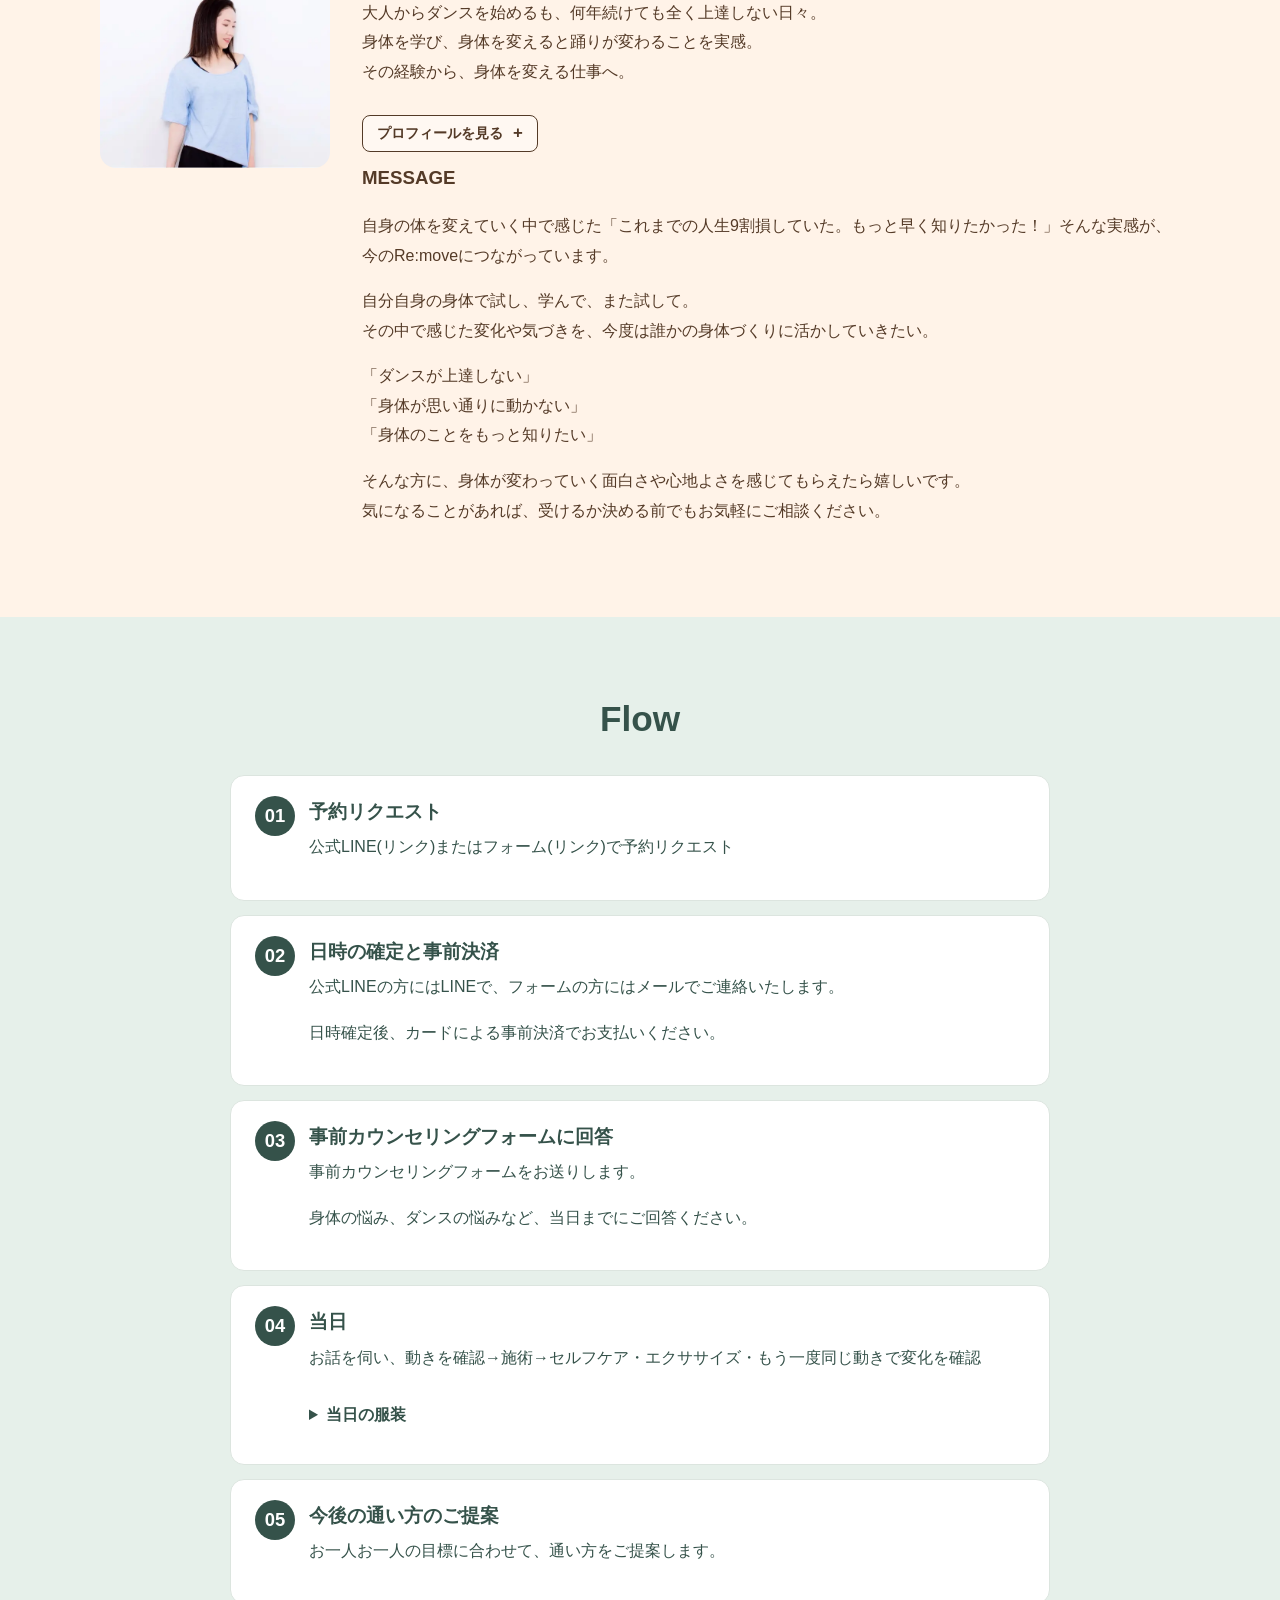
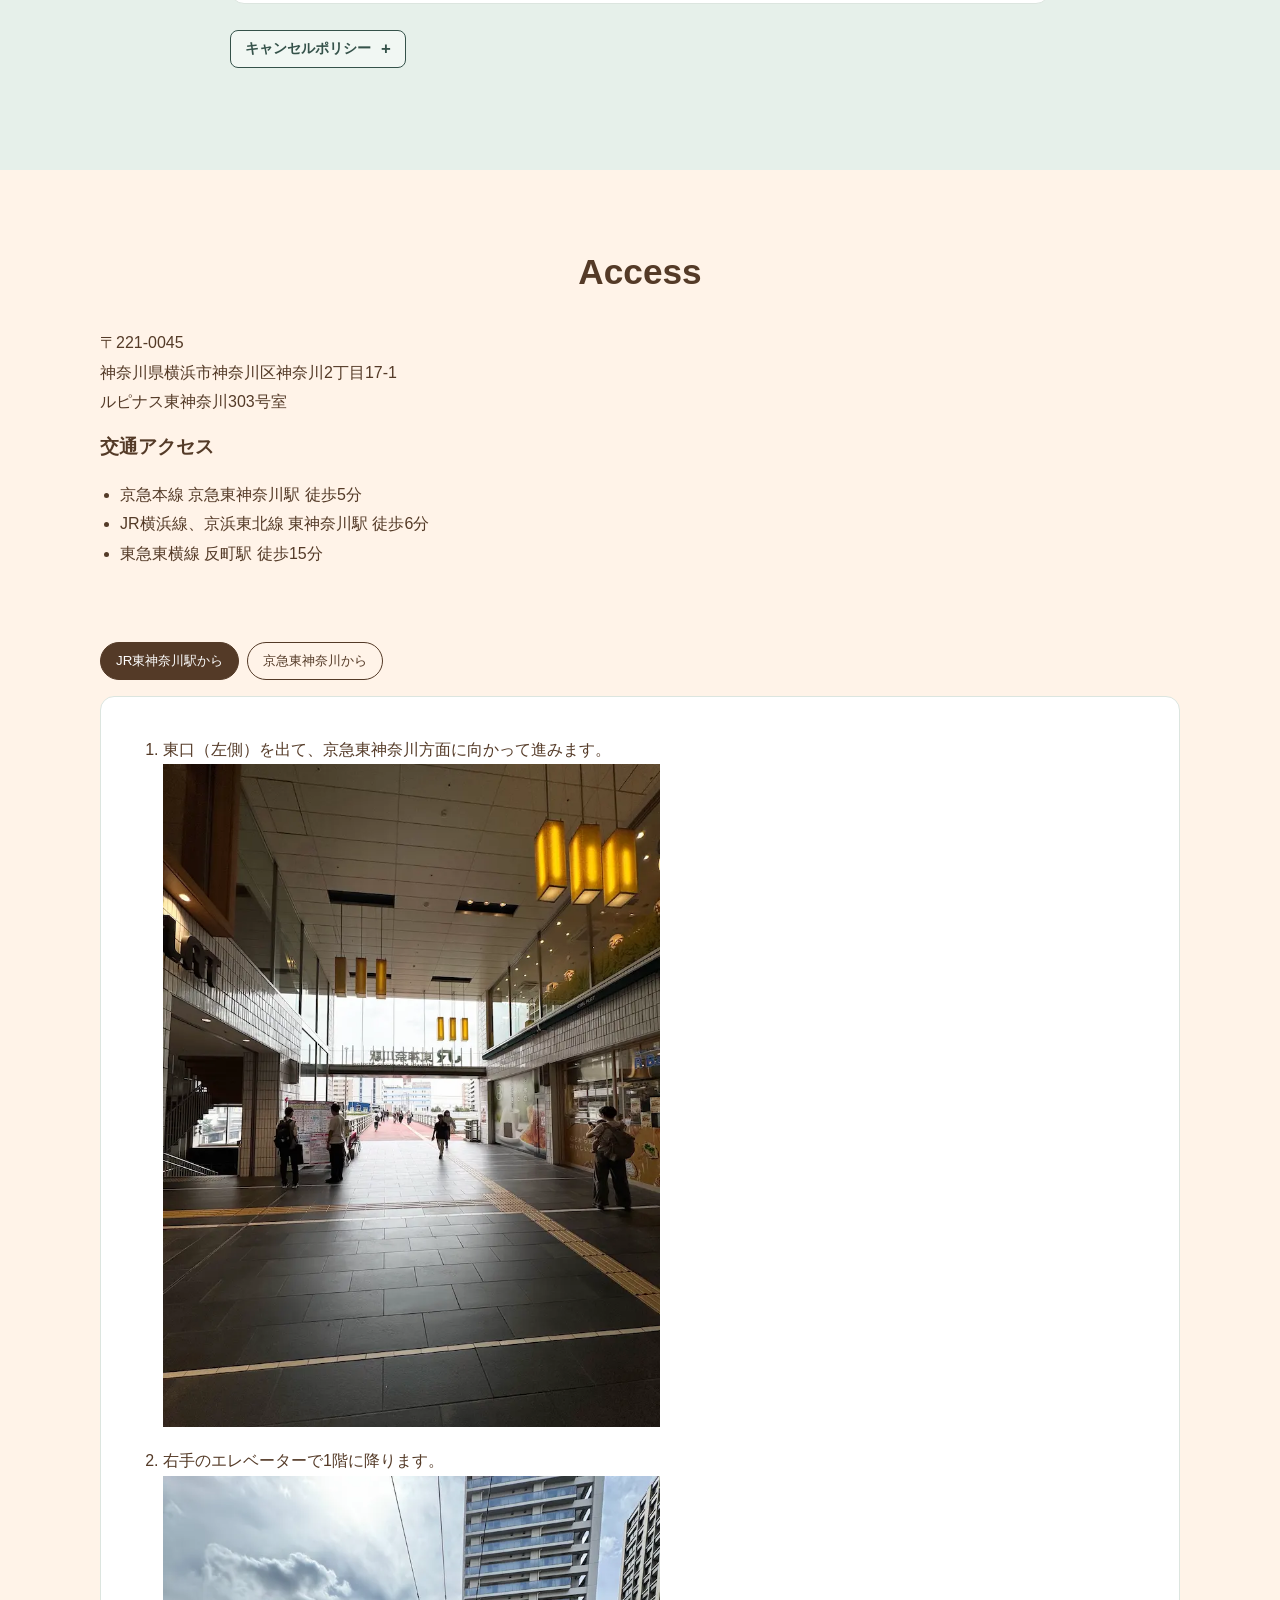
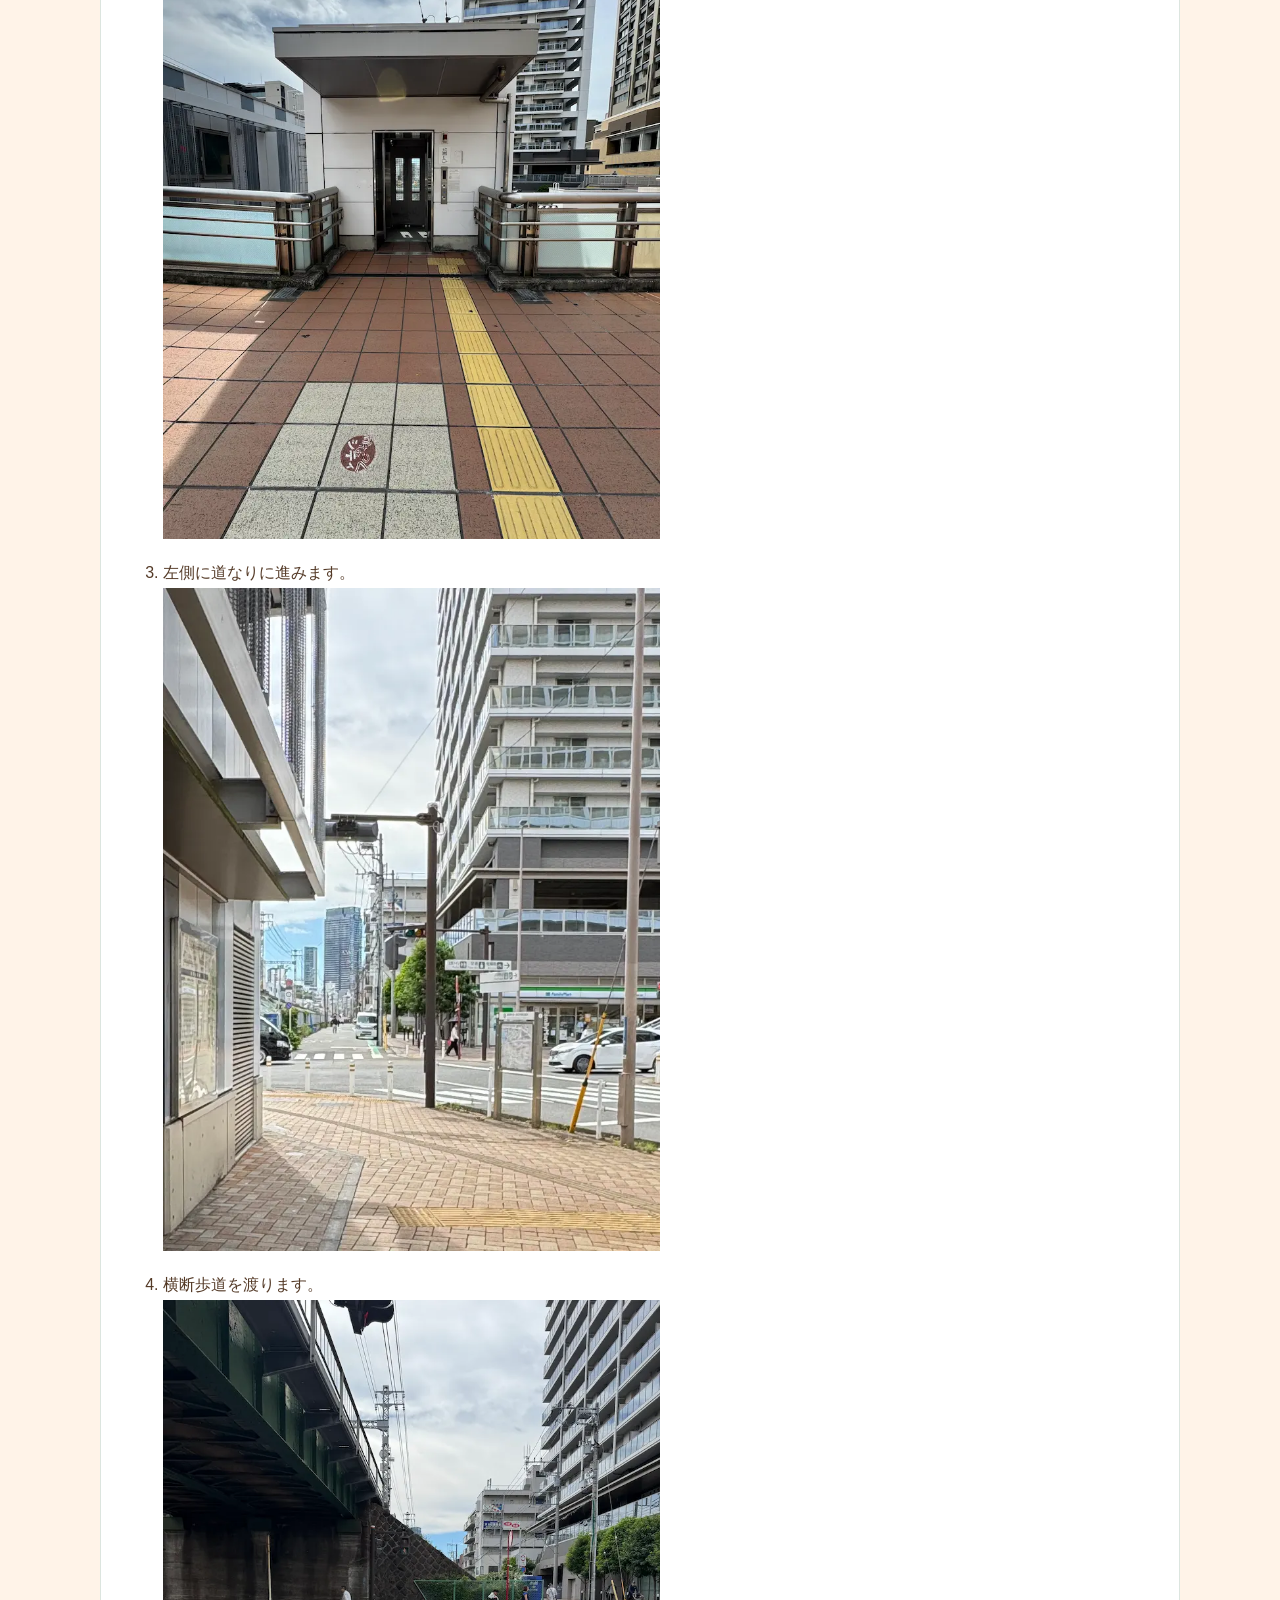
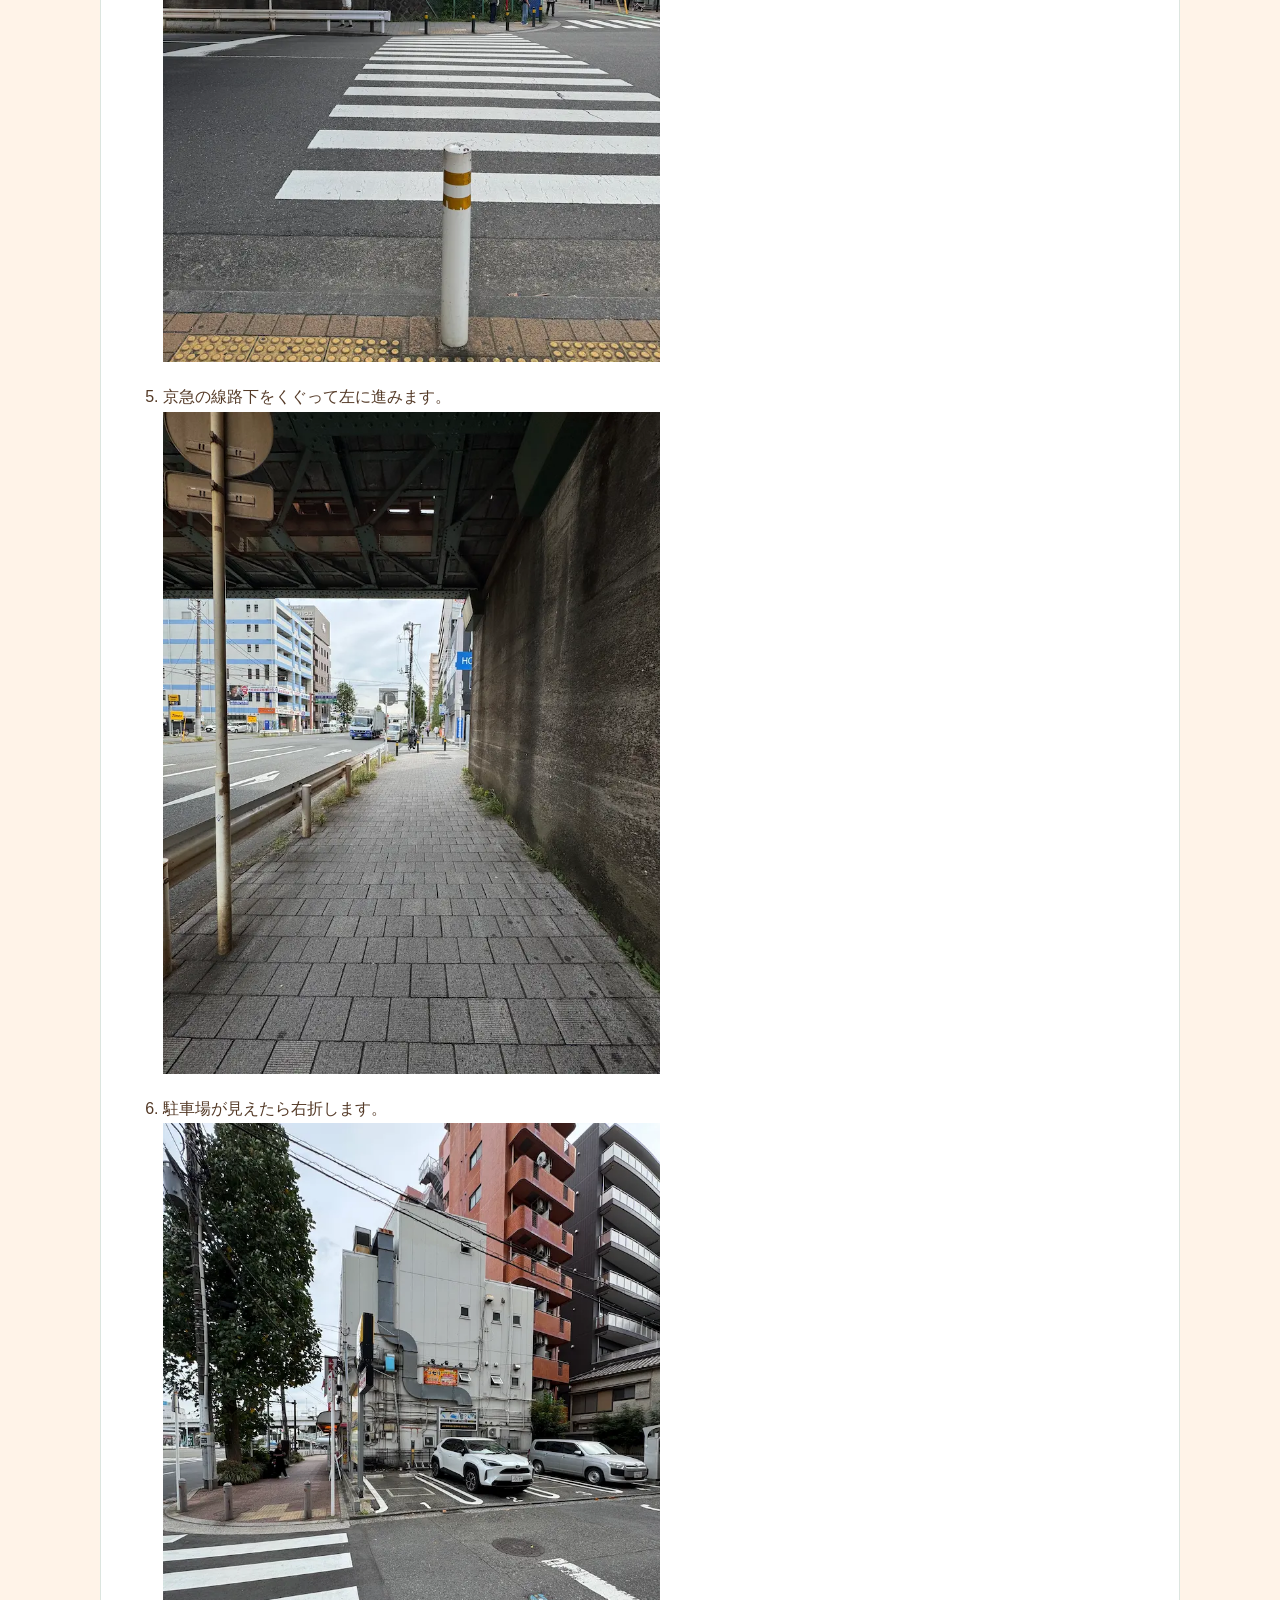
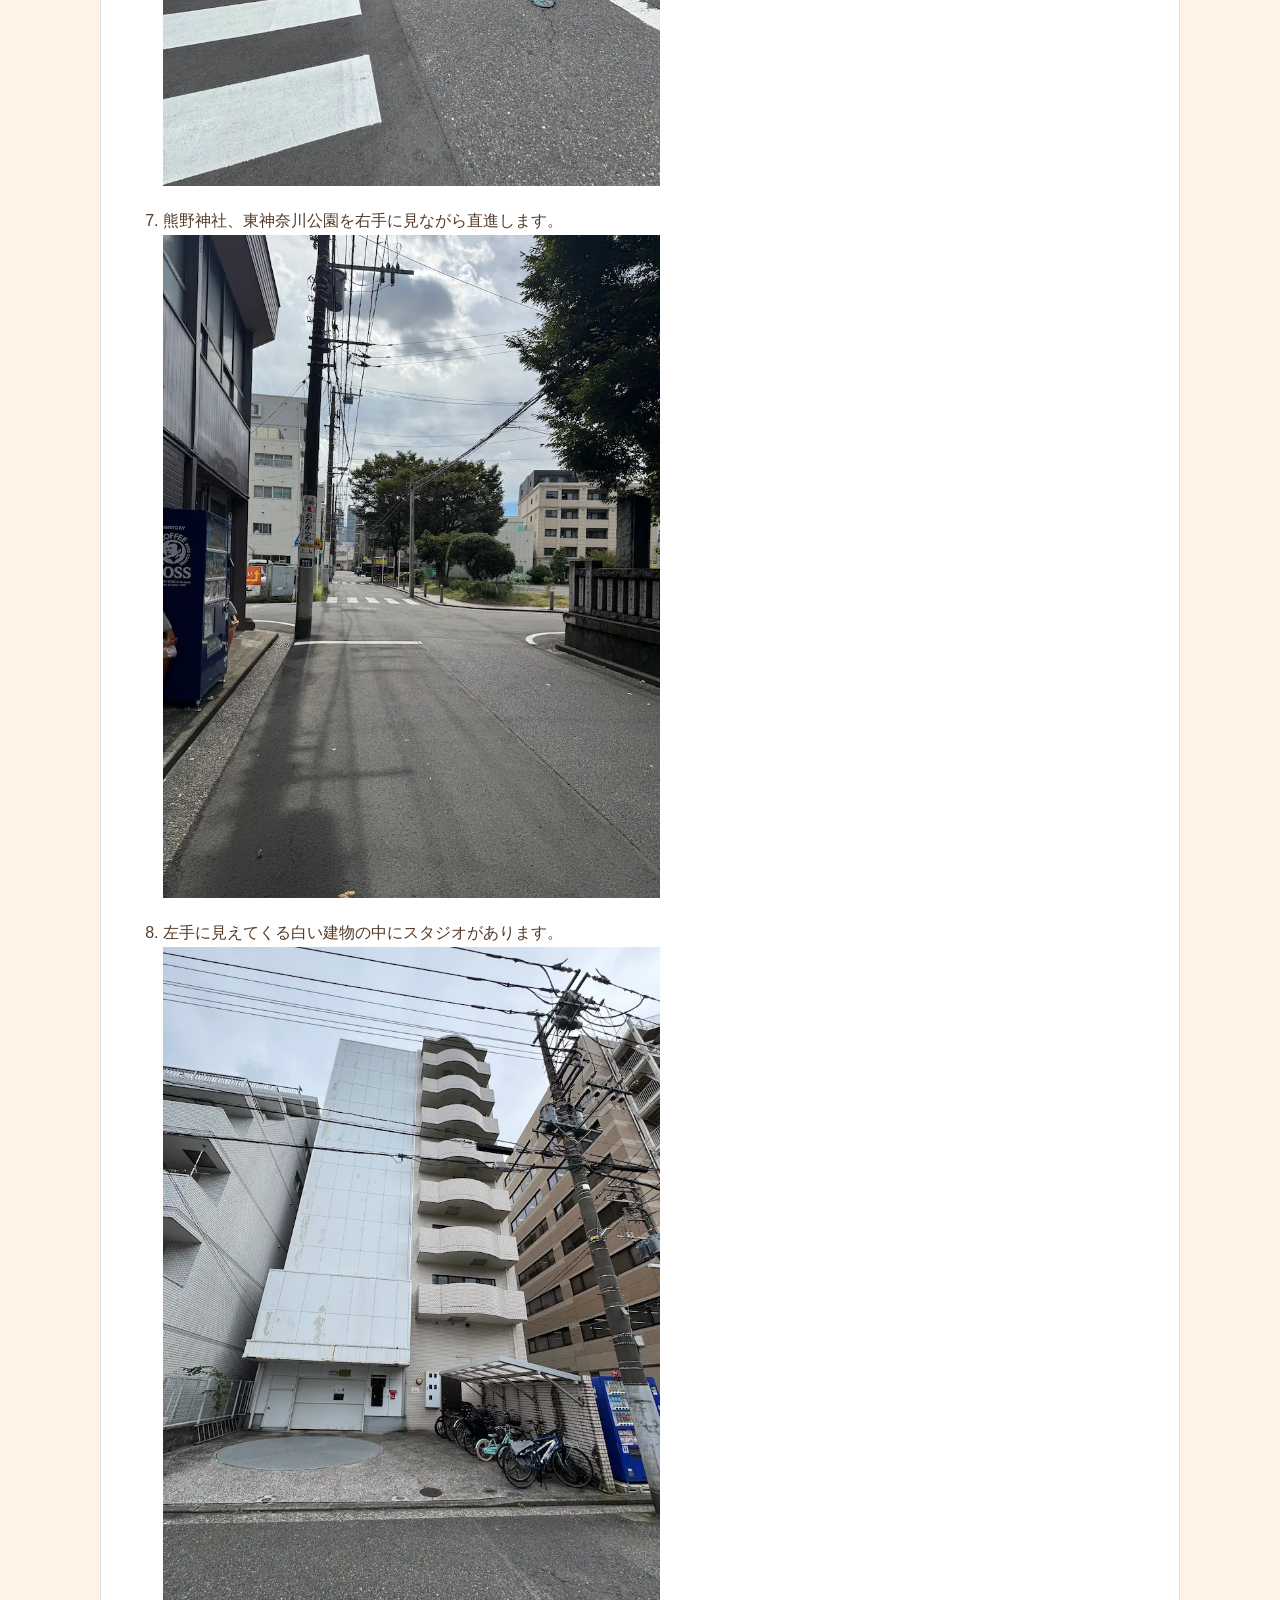
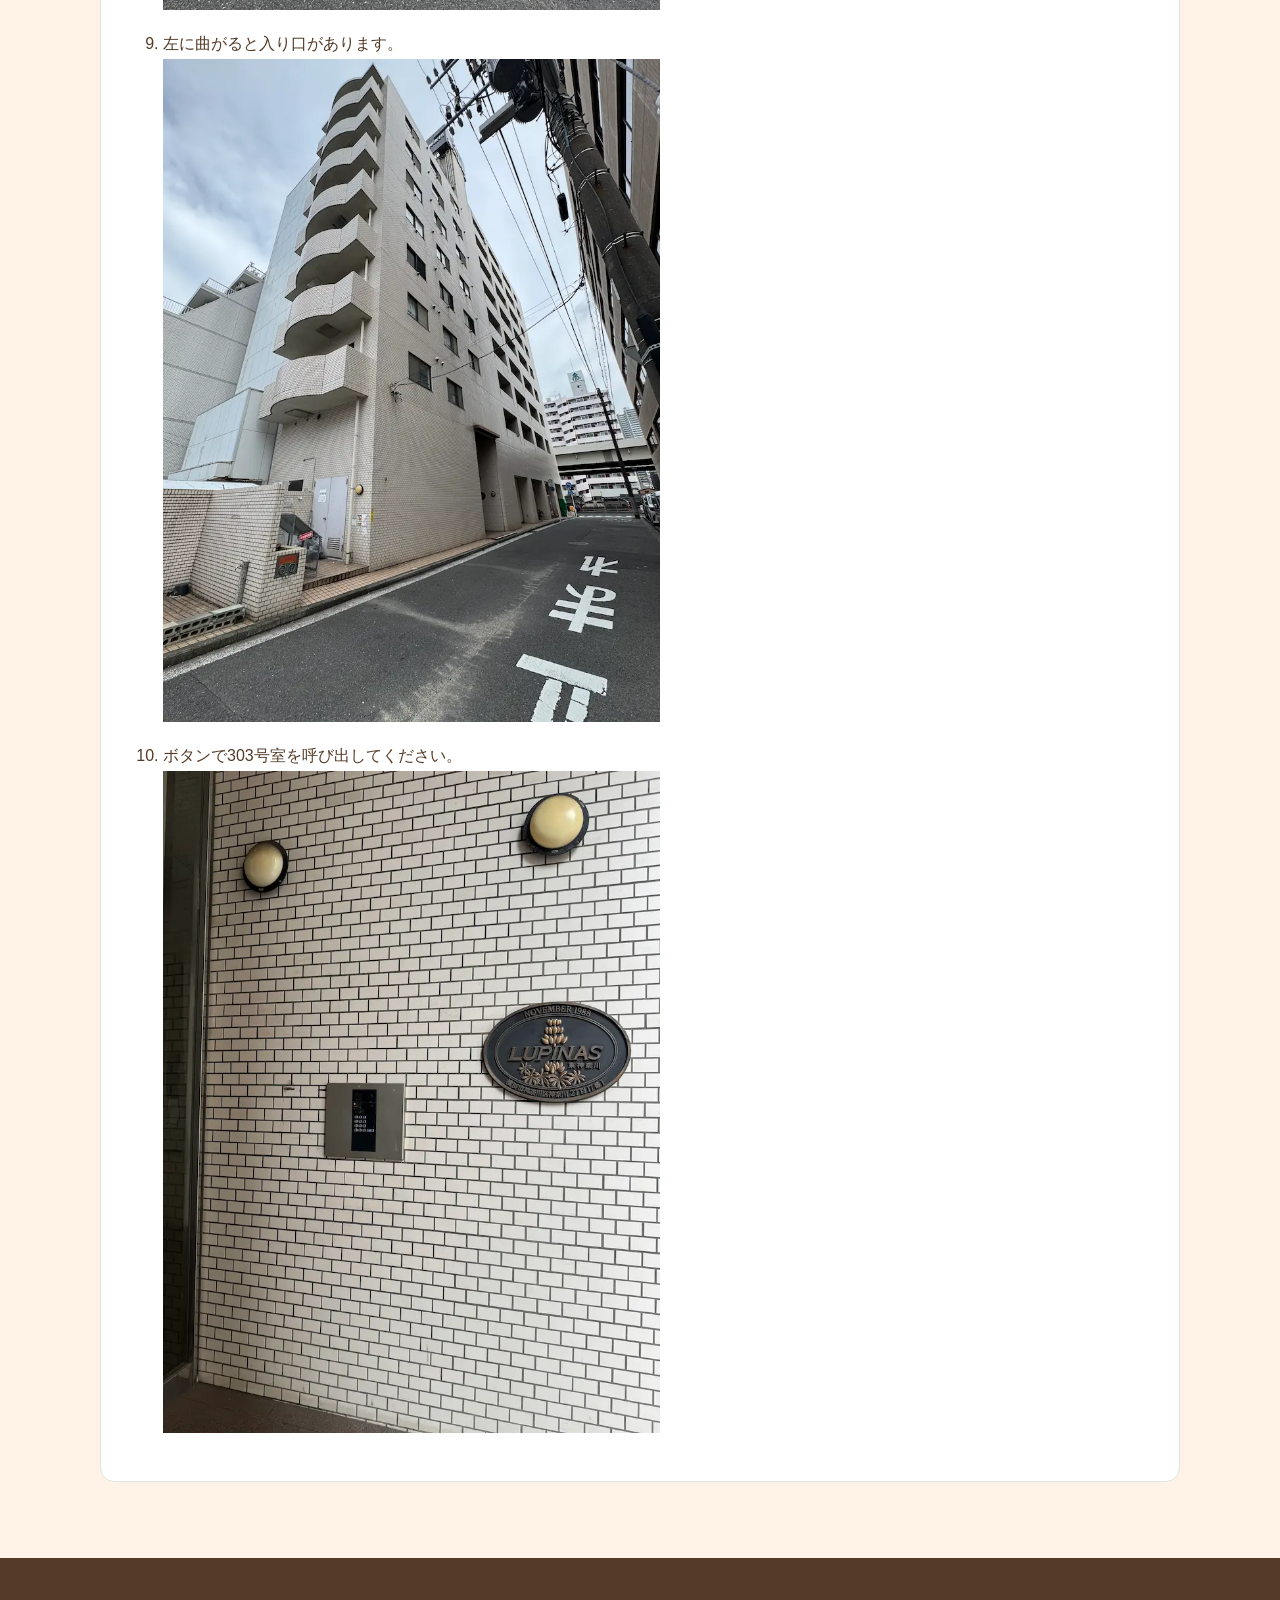
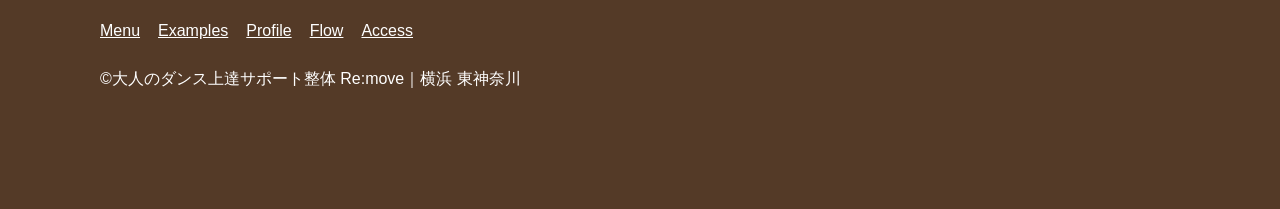
<file: lp/lp.html>
<!DOCTYPE html>
<html lang="ja">

<head>
  <meta charset="UTF-8">
  <meta name="viewport" content="width=device-width, initial-scale=1">
  <meta name="description"
    content="Re:moveは、ダンスに不向きに完成させてしまった大人の身体をダンス向きに変える整体です。多角的なアプローチで、ダンスが上達できる身体の状態を作っていきます。ダンサー整体は本番前後のメンテナンスや、不調のケアとしても提供しています。イベントや発表会の会場、リハーサルスタジオなどへの出張整体も行なっています。">
  <title>大人のダンス上達サポート整体 Re:move｜横浜 東神奈川</title>
  <style>
    :root {
      --green: #35524a;
      --green-light: #bfd9ce;
      --green-pale: #e6f0ea;
      --orange: #F0964A;
      --orange-light: #fff3e8;
      --orange-dark: #543a27;
      --text: #29332f;
      --muted: #65716b;
      --line: #dce5df;
    }

    * {
      box-sizing: border-box;
    }

    html {
      scroll-behavior: smooth;
      scroll-padding-top: 80px;
    }

    body {
      margin: 0;
      color: var(--text);
      font-family: -apple-system, BlinkMacSystemFont, "Hiragino Kaku Gothic ProN", "Yu Gothic", Meiryo, sans-serif;
      line-height: 1.85;
    }

    a {
      color: inherit;
    }

    img {
      max-width: 100%;
      height: auto;
    }

    .container {
      width: min(1080px, calc(100% - 40px));
      margin-inline: auto;
    }

    section {
      padding: 76px 0;
    }

    section:nth-of-type(odd) {
      background: var(--green-pale);
      color: var(--green);
    }

    section:nth-of-type(even) {
      background: var(--orange-light);
      color: var(--orange-dark);
    }

    .sp {
      display: none;
    }

    h1,
    h2,
    h3,
    p {
      margin-top: 0;
    }

    h1 {
      font-size: clamp(2rem, 5vw, 3.5rem);
      line-height: 1.35;
    }

    h2 {
      font-size: clamp(1.6rem, 3vw, 2.2rem);
      line-height: 1.5;
    }

    h3 {
      line-height: 1.5;
    }

    .center {
      text-align: center;
    }

    .header {
      position: fixed;
      z-index: 20;
      top: 0;
      left: 0;
      width: 100%;
    }

    .header-inner {
      min-height: 72px;
      display: flex;
      align-items: center;
      justify-content: space-between;
      gap: 24px;
    }

    .logo {
      width: 80px;
      height: 80px;
    }

    .nav {
      display: flex;
      align-items: center;
      gap: 20px;
    }

    .nav a {
      font-size: .9rem;
      text-decoration: none;
      color: var(--orange);
    }

    .menu-toggle {
      display: none;
      border: 1px solid var(--line);
      border-radius: 8px;
      background: white;
      padding: 7px 12px;
      color: var(--green);
    }

    section.hero {
      min-height: 590px;
      display: flex;
      align-items: center;
      color: white;
      background: url(images/hero-pc.webp) no-repeat center top / cover;
    }

    .hero-content {
      padding: 82px 0 95px;
      max-width: 780px;
    }

    .location {
      display: inline-block;
      padding: 4px 13px;
      margin-bottom: 18px;
      border: 1px solid rgba(255, 255, 255, .65);
      border-radius: 999px;
    }

    .hero h1 {
      color: var(--orange);
      margin-bottom: 18px;
    }

    .hero .sub {
      font-size: clamp(1.1rem, 2vw, 1.3rem);
      font-weight: bold;
    }

    .price {
      font-size: 1.08rem;
    }

    .btn {
      display: inline-flex;
      align-items: center;
      justify-content: center;
      min-height: 48px;
      padding: 10px 20px;
      border-radius: 999px;
      font-weight: 700;
      text-decoration: none;
      font-size: 0.75rem;
    }

    .btn-line {
      background: #06c755;
      color: #ffffff;
    }

    .btn-primary {
      background: var(--orange);
      color: var(--orange-dark);
    }

    .btn-outline {
      color: white;
      border: 1px solid white;
    }

    .hero-note {
      font-size: .85rem;
      margin-top: 12px;
    }

    .intro {
      padding: 52px 0;
      text-align: center;
      background: var(--orange-dark);
    }

    .intro p {
      margin-bottom: 5px;
    }

    .menu-section {
      background: var(--orange-light);
    }

    .lesson-difference {
      display: grid;
      grid-template-columns: 1fr 9fr;
      gap: 28px;
      align-items: center;
      max-width: 820px;
      margin: 0 auto;
    }

    .lesson-difference-image {
      min-width: 0;
    }

    .lesson-difference-image img {
      display: block;
      width: 100%;
      height: auto;
      border-radius: 14px;
      object-fit: cover;
    }

    .lesson-difference-text {
      min-width: 0;
    }

    .lesson-difference-text p:last-child {
      margin-bottom: 0;
    }

    .menu-grid {
      display: grid;
      grid-template-columns: 1.15fr .85fr;
      gap: 24px;
      margin-top: 28px;
      align-items: stretch;
    }

    .menu-notes {
      text-align: center;
      margin-top: 20px;
    }

    .service-card {
      padding: clamp(24px, 4vw, 36px);
      background: white;
      border: 1px solid var(--line);
      border-radius: 16px;
    }

    .service-card {
      border-top: 6px solid var(--orange);
    }

    .service-card h3 {
      font-size: 1.45rem;
      margin-bottom: 8px;
    }

    .service-subtitle {
      font-weight: 700;
    }

    .check-list {
      padding-left: 1.25em;
    }

    .service-price {
      padding: 14px 0;
      border-top: 1px solid var(--line);
      border-bottom: 1px solid var(--line);
      margin: 20px 0;
      font-weight: 700;
    }

    .examples {
      display: grid;
      grid-template-columns: repeat(3, 1fr);
      gap: 18px;
      margin-top: 28px;
    }

    .example-image {
      min-height: 170px;
      background: #fff;
      border-radius: 14px;
      overflow: hidden;
    }

    .example-card {
      padding: 20px 10px 0 10px;
    }

    .example-caption {
      padding: 20px 10px;
    }

    .example-image img {
      display: block;
      width: 100%;
      height: 100%;
      object-fit: cover;
    }

    .profile-grid {
      display: grid;
      grid-template-columns: 230px minmax(0, 1fr);
      gap: 12px 32px;
      align-items: start;
      margin: 28px auto 0;
    }

    .profile-photo {
      width: 100%;
      max-width: 230px;
      aspect-ratio: 1 / 1;
      border-radius: 16px;
      overflow: hidden;
    }

    .profile-photo img {
      display: block;
      width: 100%;
      height: 100%;
      object-fit: cover;
    }

    .profile-content {
      min-width: 0;
    }

    .profile-intro {
      min-width: 0;
      display: flex;
      align-items: center;
      gap: 16px;
      flex-wrap: wrap;
      margin-bottom: 12px;
    }

    .profile-name {
      font-size: 1.6rem;
      font-weight: 800;
      margin: 0;
    }

    .instagram-link {
      display: inline-flex;
      width: 46px;
      height: 46px;
      align-items: center;
      justify-content: center;
      border-radius: 14px;
      color: #fff;
      background: linear-gradient(45deg, #feda75 0%, #fa7e1e 25%, #d62976 55%, #962fbf 75%, #4f5bd5 100%);
      box-shadow: 0 3px 10px rgba(53, 82, 74, .16);
      transition: transform .2s ease, box-shadow .2s ease;
    }

    .instagram-link:hover {
      transform: translateY(-2px);
      box-shadow: 0 5px 14px rgba(53, 82, 74, .22);
    }

    .instagram-link svg {
      display: block;
      width: 25px;
      height: 25px;
    }

    .profile-bio {
      margin-top: 0;
    }

    .qualifications {
      padding-left: 1.2em;
    }

    .qualifications li {
      margin-bottom: 6px;
    }

    .flow-list {
      list-style: none;
      counter-reset: flow;
      padding: 0;
      max-width: 820px;
      margin: 28px auto 0;
    }

    .flow-list>li {
      counter-increment: flow;
      position: relative;
      padding: 22px 24px 22px 78px;
      margin-bottom: 14px;
      background: white;
      border: 1px solid var(--line);
      border-radius: 14px;
    }

    .flow-list>li:last-child {
      counter-increment: none;
      background: transparent;
      border: none;
      padding: 0;
    }

    .flow-list>li:not(:last-child)::before {
      content: counter(flow, decimal-leading-zero);
      position: absolute;
      left: 24px;
      top: 20px;
      font-size: 1.15rem;
      font-weight: 800;
      border-radius: 100%;
      background: var(--green);
      color: #fff;
      width: 40px;
      height: 40px;
      text-align: center;
      line-height: 40px;
    }

    .flow-list h3 {
      margin-bottom: 6px;
    }

    details {
      padding: 12px 0;
    }

    summary {
      cursor: pointer;
      font-weight: 700;
    }

    .profile-details summary,
    .cancellation-details summary {
      display: inline-flex;
      align-items: center;
      gap: 10px;
      padding: 7px 14px;
      border: 1px solid currentColor;
      border-radius: 8px;
      background: rgba(255, 255, 255, .42);
      color: inherit;
      font-size: .9rem;
      font-weight: 600;
      line-height: 1.5;
      list-style: none;
      transition: background .2s ease, border-color .2s ease;
    }

    .profile-details summary::-webkit-details-marker,
    .cancellation-details summary::-webkit-details-marker {
      display: none;
    }

    .profile-details summary::after,
    .cancellation-details summary::after {
      content: "+";
      font-size: 1.05rem;
      line-height: 1;
      color: inherit;
    }

    .profile-details[open] summary::after,
    .cancellation-details[open] summary::after {
      content: "−";
    }

    .profile-details summary:hover,
    .cancellation-details summary:hover {
      background: rgba(255, 255, 255, .8);
      border-color: currentColor;
    }

    .profile-details h3 {
      margin-top: 20px;
    }

    .access-grid {
      display: grid;
      grid-template-columns: 1fr 1fr;
      gap: 30px;
      margin-top: 28px;
    }

    .access-grid ul {
      padding-left: 20px;
    }

    .map-frame {
      width: 100%;
      min-height: 280px;
      border: 0;
      border-radius: 14px;
    }

    .route-tabs {
      display: flex;
      flex-wrap: wrap;
      gap: 8px;
      margin: 24px 0 16px;
    }

    .route-tabs button {
      cursor: pointer;
      padding: 9px 15px;
      border: 1px solid var(--orange-dark);
      border-radius: 999px;
      background: var(--orange-light);
      color: var(--orange-dark);
    }

    .route-tabs button[aria-selected="true"] {
      background: var(--orange-dark);
      color: white;
    }

    .route-panel {
      padding: 22px;
      background: white;
      border: 1px solid var(--line);
      border-radius: 14px;
    }

    .route-panel li {
      margin-bottom: 10px;
    }

    .route-panel li img {
      width: 50%;
    }

    footer {
      padding: 40px 0 100px;
      background: var(--orange-dark);
      color: white;
    }

    footer a {
      color: white;
    }

    .footer-links {
      display: flex;
      flex-wrap: wrap;
      gap: 18px;
      margin: 18px 0;
    }

    .theramove a[target="_blank"] {
      width: 20%;
      display: block;
      border-radius: 14px;
    }

    .theramove a img {

      border-radius: 14px;
    }

    .fixed-actions {
      position: fixed;
      z-index: 30;
      left: 50%;
      bottom: 14px;
      transform: translateX(-50%);
      display: flex;
      gap: 10px;
      width: min(420px, calc(100% - 28px));
    }

    .fixed-actions .btn {
      flex: 1;
      box-shadow: 0 5px 20px rgba(0, 0, 0, .14);
    }

    .fixed-actions .btn-primary {
      background: #cce8d9;
      color: #24463a;
    }

    .fixed-actions .btn-form {
      background: var(--orange);
      color: #543a27;
    }

    @media (max-width: 760px) {
      .container {
        width: calc(100% - 32px);
      }

      section {
        padding: 58px 0;
      }

      .sp {
        display: block;
      }

      .header-inner {
        min-height: 64px;
      }

      .menu-toggle {
        display: block;
      }

      .nav {
        display: none;
        position: absolute;
        top: 64px;
        left: 0;
        right: 0;
        padding: 12px 24px 20px;
        flex-direction: column;
        align-items: stretch;
        gap: 0;
        background: #fffdfa;
        border-bottom: 1px solid var(--line);
      }

      .nav.open {
        display: flex;
      }

      .nav a {
        padding: 9px 0;
      }

      section.hero {
        min-height: 0;
        height: 70svh;
        background: url(images/hero.webp) no-repeat center top / cover;
      }

      .hero-content {
        padding: 78px 0 22px;
      }

      .hero h1 {
        font-size: clamp(2rem, 7.2vw, 2.2rem);
        line-height: 1.3;
        margin-bottom: 12px;
      }

      .hero .sub {
        font-size: 1rem;
        margin-bottom: 10px;
      }

      .hero .price {
        font-size: .95rem;
        line-height: 1.6;
        margin-bottom: 0;
      }

      .location {
        margin-bottom: 12px;
      }

      .intro {
        padding: 20px 0 82px;
      }

      .intro p {
        font-size: .92rem;
        line-height: 1.65;
        margin-bottom: 2px;
      }

      .menu-grid,
      .access-grid,
      .lesson-difference {
        grid-template-columns: 1fr;
      }

      .lesson-difference {
        gap: 18px;
        margin-top: 22px;
      }

      .lesson-difference-image img {
        width: 30%;
        margin: 0 auto;
      }

      .profile-grid {
        grid-template-columns: 140px minmax(0, 1fr);
        gap: 18px;
      }

      .profile-content {
        display: contents;
      }

      .profile-bio {
        grid-column: 1 / -1;
      }

      .profile-photo {
        width: 140px;
        max-width: none;
        aspect-ratio: 1 / 1;
        border-radius: 12px;
      }

      .profile-intro {
        gap: 12px;
        margin-bottom: 12px;
      }

      .profile-name {
        font-size: 1.35rem;
        margin: 2px 0;
      }

      .instagram-link {
        width: 42px;
        height: 42px;
        border-radius: 12px;
      }

      .profile-bio {
        margin-top: 0;
      }

      .examples {
        grid-template-columns: 1fr;
      }

      .example-image {
        min-height: 150px;
      }

      .profile-photo {
        aspect-ratio: 5 / 3;
      }

      .flow-list>li {
        padding: 20px 18px 20px 64px;
      }

      .flow-list>li::before {
        left: 18px;
      }

      .route-panel li img {
        width: 100%;
      }

      footer {
        padding-bottom: 105px;
      }
    }
  </style>
</head>

<body>
  <header class="header">
    <div class="container header-inner">
      <a class="logo" href="#top"><img src="images/remove.webp" alt="大人のダンス上達サポート整体 Re:move" class="logo"></a>
      <button class="menu-toggle" type="button" aria-expanded="false" aria-controls="site-nav"
        aria-label="メニュー">☰</button>
      <nav class="nav" id="site-nav">
        <a href="#menu">Menu</a>
        <a href="#examples">Examples</a>
        <a href="#profile">Profile</a>
        <a href="#flow">Flow</a>
        <a href="#access">Access</a>
      </nav>
    </div>
  </header>

  <main id="top">
    <section class="hero">
      <div class="container hero-content">
        <div class="location">横浜 東神奈川</div>
        <p class="sub">ダンスの悩みを抱えている大人の方へ</p>
        <h1>大人の<br>ダンス上達<br>サポート整体</h1>
        <p class="price">初回90分12,000円(2回目以降15,000円)</p>
      </div>
    </section>

    <section class="intro">
      <div class="container">
        <p>踊りやすさは身体の土台から。</p>
        <p>頑張るだけの練習から、動ける身体づくりへ。</p>
        <p>姿勢・動作・感覚・発達など</p>
        <p>多角的な視点で、一人ひとりをサポートします。</p>
      </div>
    </section>

    <section class="qa">
      <div class="container">
        <h2 class="center">ダンスレッスンと<br class="sp">何が違うの？</h2>
        <div class="lesson-difference">
          <div class="lesson-difference-image">
            <img src="images/meerkat.webp" alt="疑問に思うミーアキャット">
          </div>
          <div class="lesson-difference-text">
            <p>レッスンは技術を習得する場であるのに対し、Re:moveは上達できる身体の状態を作る場所です。<br>
              身体を整えることで、レッスンで上達できる状態を作っていきます。</p>
          </div>
        </div>
      </div>
    </section>

    <section class="menu-section" id="menu">
      <div class="container">
        <h2 class="center">Menu</h2>
        <div class="menu-grid">
          <article class="service-card">
            <h3>ダンス上達サポート</h3>
            <p class="service-subtitle">ダンスに不向きに完成させてしまった大人の身体をダンス向きに変える</p>
            <p>こんな人におすすめ</p>
            <ul class="check-list">
              <li>練習しているのに上達しない</li>
              <li>踊っている中でどうしてもできない動きがある</li>
              <li>ダンス向きの身体を作りたい</li>
            </ul>
            <p class="service-price">90分<br>初回 ¥12,000　2回目以降¥15,000</p>
            <p>渋谷、恵比寿などへの出張も行っています。</p>
          </article>
          <article class="service-card">
            <h3>ダンサー整体</h3>
            <p class="service-subtitle">踊る身体のメンテナンス</p>
            <p>こんな人におすすめ</p>
            <ul class="check-list">
              <li>レッスンや本番前後に体を整えたい</li>
              <li>疲れを取りたい</li>
              <li>オーバーユースで痛みが出ている</li>
            </ul>
            <p class="service-price">90分<br>初回 ¥6,000　2回目以降¥8,000</p>
            <p>発表会やイベント会場、リハーサルスタジオなどへの出張も行っています。</p>
          </article>
        </div>
        <p class="menu-notes">出張についてのご相談は、<br class="sp">公式LINEからお問い合わせください。</p>
      </div>
    </section>

    <section id="examples">
      <div class="container">
        <h2 class="center">Examples</h2>
        <div class="examples">
          <div class="example-image">
            <article class="example-card">
              <img src="images/example1.webp" alt="反りやすさの変化" class="example-image">

              <p class="example-caption">
                股関節や胸椎の動きに変化が見られ、伸展動作がしやすくなった印象です。<br>
                背中全体が伸びやすくなり、動きにも変化が見られました。
              </p>
            </article>
          </div>
          <div class="example-image">
            <article class="example-card">
              <img src="images/example2.webp" alt="脚の上げやすさ、股関節の外旋しやすさの変化" class="example-image">

              <p class="example-caption">
                脚が上げやすくなったように見え、股関節の外旋動作もスムーズに感じられました。<br>
                軸脚の安定感が出てきた様子で立位姿勢も変化が見られます。
              </p>
            </article>
          </div>
          <div class="example-image">
            <article class="example-card">
              <img src="images/example3.webp" alt="姿勢の変化" class="example-image">
              <p class="example-caption">
                反射の統合ワーク後に姿勢や頭の位置に変化が見られ、その後ダンサー整体で股関節〜足にアプローチ。<br>
                あぐらの取りやすさや、姿勢にもさらなる変化が見られました。<br>
                後日、「首元のシワが目立ちにくくなった」「顎関節の違和感が以前より気になりにくくなった」とのご感想をいただいています。
              </p>
            </article>
          </div>
        </div>
      </div>
    </section>

    <section id="profile">
      <div class="container">
        <h2 class="center">Profile</h2>
        <div class="profile-grid">
          <div class="profile-photo"><img src="images/nana.webp" alt="NaNa"></div>
          <div class="profile-content">
            <div class="profile-intro">
              <p class="profile-name">NaNa</p>
              <a class="instagram-link" href="https://www.instagram.com/nana_bodyworker/" target="_blank" rel="noopener"
                aria-label="Instagramを見る" title="Instagram">
                <svg viewBox="0 0 24 24" fill="none" aria-hidden="true">
                  <rect x="3" y="3" width="18" height="18" rx="5" stroke="currentColor" stroke-width="2" />
                  <circle cx="12" cy="12" r="4" stroke="currentColor" stroke-width="2" />
                  <circle cx="17.5" cy="6.7" r="1.2" fill="currentColor" />
                </svg>
              </a>
            </div>
            <div class="profile-bio">
              <p>大人からダンスを始めるも、何年続けても全く上達しない日々。<br>
                身体を学び、身体を変えると踊りが変わることを実感。<br>
                その経験から、身体を変える仕事へ。</p>
              <details class="profile-details">
                <summary>プロフィールを見る</summary>
                <h3>略歴・資格</h3>
                <ul class="qualifications">
                  <li>BESJ認定ピラティストレーナー(マット、スパインコレクター)</li>
                  <li>IBMA認定マシンピラティスベーシックインストラクター(リフォーマー)</li>
                  <li>ダンサー整体セラピストAdvance</li>
                  <li>PNFストレッチBASICトレーナー</li>
                  <li>反射の統合ワーカー</li>
                  <li>療育整体マイスター</li>
                  <li>TheraMove整体セラピスト/認定講師</li>
                </ul>
                <h3>PROFILE</h3>
                <p>幼少期からずっと猫背で身体が硬く、重度の運動音痴として育つ。<br>
                  20歳でダンスを始めるが、全く上達しないまま30代になる。</p>
                <p>ある時「これはスキルではなく、身体の問題なのでは？」と思ったのをきっかけに身体について学び始める。<br>
                  身体を変えるにつれ、ダンスだけでなく、冷え性やむくみ、肩凝りなどの不調が改善し、日常の過ごしやすさや心の状態まで変わることを実感。</p>
                <p>身体を変えることを提供する側になりたいと思い、整体とピラティスの資格を取得。<br>
                  施術やピラティス指導をしながら、より良い身体を完成させるため、現在進行形で学び続けている。</p>
              </details>
              <h3>MESSAGE</h3>
              <p>自身の体を変えていく中で感じた「これまでの人生9割損していた。もっと早く知りたかった！」そんな実感が、今のRe:moveにつながっています。</p>
              <p>自分自身の身体で試し、学んで、また試して。<br>
                その中で感じた変化や気づきを、今度は誰かの身体づくりに活かしていきたい。</p>
              <p>「ダンスが上達しない」<br>
                「身体が思い通りに動かない」<br>
                「身体のことをもっと知りたい」</p>
              <p>そんな方に、身体が変わっていく面白さや心地よさを感じてもらえたら嬉しいです。<br>
                気になることがあれば、受けるか決める前でもお気軽にご相談ください。</p>
            </div>
          </div>
        </div>
      </div>
    </section>

    <section id="flow">
      <div class="container">
        <h2 class="center">Flow</h2>
        <ol class="flow-list">
          <li>
            <h3>予約リクエスト</h3>
            <p>公式LINE(リンク)またはフォーム(リンク)で予約リクエスト</p>
          </li>
          <li>
            <h3>日時の確定と事前決済</h3>
            <p>公式LINEの方にはLINEで、フォームの方にはメールでご連絡いたします。</p>
            <p>日時確定後、カードによる事前決済でお支払いください。</p>
          </li>
          <li>
            <h3>事前カウンセリングフォームに回答</h3>
            <p>事前カウンセリングフォームをお送りします。</p>
            <p>身体の悩み、ダンスの悩みなど、当日までにご回答ください。</p>
          </li>
          <li>
            <h3>当日</h3>
            <p>お話を伺い、動きを確認→施術→セルフケア・エクササイズ・もう一度同じ動きで変化を確認</p>
            <details>
              <summary>当日の服装</summary>
              <p>ダンス上達サポートの場合は普段のレッスン着などの動きやすい格好でお越しいただくか、着替えをお持ちください。</p>
              <p>整体のみの場合は私服のままで施術可能ですが、固いジーンズやスカートでの施術は不可とさせて頂きます。</p>
            </details>
          </li>
          <li>
            <h3>今後の通い方のご提案</h3>
            <p>お一人お一人の目標に合わせて、通い方をご提案します。</p>
          </li>
          <li>
            <details class="cancellation-details">
              <summary>キャンセルポリシー</summary>
              <p>以下のキャンセル規定をご確認ください。</p>
              <ul>
                <li>予約日の3日前まで 無料</li>
                <li>予約時間の24時間前まで 予約金額の50%</li>
                <li>予約時間の24時間前以降 予約金額の100%</li>
                <li>連絡なしの15分以上遅刻 予約金額の100%(無断キャンセル扱い)</li>
              </ul>
              <p>お客様のご事情で予約時間に遅れる場合は、わかり次第ご連絡ください。</p>
            </details>
          </li>
        </ol>

      </div>
    </section>

    <section id="access">
      <div class="container">
        <h2 class="center">Access</h2>
        <div class="access-grid">
          <div>
            <p>〒221-0045<br>
              神奈川県横浜市神奈川区神奈川2丁目17-1<br>ルピナス東神奈川303号室</p>
            <h3>交通アクセス</h3>
            <ul>
              <li>京急本線 京急東神奈川駅 徒歩5分</li>
              <li>JR横浜線、京浜東北線 東神奈川駅 徒歩6分</li>
              <li>東急東横線 反町駅 徒歩15分</li>
            </ul>
          </div>
          <div>
            <iframe class="map-frame"
              src="https://maps.google.com/maps?q=神奈川県横浜市神奈川区神奈川2丁目17-1&t=&z=15&ie=UTF8&iwloc=&output=embed"
              loading="lazy" title="Google Map"></iframe>
          </div>
        </div>
        <div class="route-tabs" role="tablist">
          <button type="button" role="tab" id="tab-jr" aria-selected="true" aria-controls="route-jr">JR東神奈川駅から</button>
          <button type="button" role="tab" id="tab-keikyu" aria-selected="false"
            aria-controls="route-keikyu">京急東神奈川から</button>
        </div>
        <div class="route-panel" role="tabpanel" id="route-jr" aria-labelledby="tab-jr">
          <ol>
            <li>東口（左側）を出て、京急東神奈川方面に向かって進みます。<br>
              <img src="images/access1.webp" alt="">
            </li>
            <li>右手のエレベーターで1階に降ります。<br>
              <img src="images/access2.webp" alt="">
            </li>
            <li>左側に道なりに進みます。<br>
              <img src="images/access3.webp" alt="">
            </li>
            <li>横断歩道を渡ります。<br>
              <img src="images/access4.webp" alt="">
            </li>
            <li>京急の線路下をくぐって左に進みます。<br>
              <img src="images/access5.webp" alt="">
            </li>
            <li>駐車場が見えたら右折します。<br>
              <img src="images/access6.webp" alt="">
            </li>
            <li>熊野神社、東神奈川公園を右手に見ながら直進します。<br>
              <img src="images/access7.webp" alt="">
            </li>
            <li>左手に見えてくる白い建物の中にスタジオがあります。<br>
              <img src="images/access8.webp" alt="">
            </li>
            <li>左に曲がると入り口があります。<br>
              <img src="images/access9.webp" alt="">
            </li>
            <li>ボタンで303号室を呼び出してください。<br>
              <img src="images/access10.webp" alt="">
            </li>
          </ol>
        </div>
        <div class="route-panel" role="tabpanel" id="route-keikyu" aria-labelledby="tab-keikyu" hidden>
          <ol>
            <li>1階改札を出て左に道なりに進みます。<br>
              <img src="images/access3.webp" alt="">
            </li>
            <li>横断歩道を渡ります。<br>
              <img src="images/access4.webp" alt="">
            </li>
            <li>京急の線路下をくぐって左に進みます。<br>
              <img src="images/access5.webp" alt="">
            </li>
            <li>駐車場が見えたら右折します。<br>
              <img src="images/access6.webp" alt="">
            </li>
            <li>熊野神社、東神奈川公園を右手に見ながら直進します。<br>
              <img src="images/access7.webp" alt="">
            </li>
            <li>左手に見えてくる白い建物の中にスタジオがあります。<br>
              <img src="images/access8.webp" alt="">
            </li>
            <li>左に曲がると入り口があります。<br>
              <img src="images/access9.webp" alt="">
            </li>
            <li>ボタンで303号室を呼び出してください。<br>
              <img src="images/access10.webp" alt="">
            </li>
          </ol>
        </div>
      </div>
    </section>
  </main>

  <footer id="contact">
    <div class="container">
      <div class="footer-links">
        <a href="#menu">Menu</a>
        <a href="#examples">Examples</a>
        <a href="#profile">Profile</a>
        <a href="#flow">Flow</a>
        <a href="#access">Access</a>
      </div>
      <p>©大人のダンス上達サポート整体 Re:move｜横浜 東神奈川</p>
    </div>
  </footer>

  <div class="fixed-actions">
    <a class="btn btn-line" href="https://lin.ee/iqhvXiU" target="_blank" rel="noopener">LINEで予約する</a>
    <a class="btn btn-form" href="#contact">フォームで予約する</a>
  </div>

  <script>
    const menuToggle = document.querySelector('.menu-toggle');
    const nav = document.querySelector('.nav');
    menuToggle.addEventListener('click', () => {
      const open = nav.classList.toggle('open');
      menuToggle.setAttribute('aria-expanded', String(open));
    });
    nav.querySelectorAll('a').forEach(link => link.addEventListener('click', () => {
      nav.classList.remove('open');
      menuToggle.setAttribute('aria-expanded', 'false');
    }));

    const routeTabs = document.querySelectorAll('.route-tabs [role="tab"]');
    routeTabs.forEach(tab => tab.addEventListener('click', () => {
      routeTabs.forEach(item => item.setAttribute('aria-selected', String(item === tab)));
      document.querySelectorAll('.route-panel[role="tabpanel"]').forEach(panel => {
        panel.hidden = panel.id !== tab.getAttribute('aria-controls');
      });
    }));
  </script>
</body>

</html>
</file>
<file: higashikanagawa/style.css>
:root {
        --green: #35524a;
        --green-light: #bfd9ce;
        --green-pale: #e6f0ea;
        --orange: #F0964A;
        --orange-light: #fff3e8;
        --orange-dark: #543a27;
        --text: #29332f;
        --muted: #65716b;
        --line: #dce5df;
    }

    * {
        box-sizing: border-box;
    }

    html {
        scroll-behavior: smooth;
        scroll-padding-top: 80px;
    }

    body {
        margin: 0;
        color: var(--text);
        font-family: -apple-system, BlinkMacSystemFont, "Hiragino Kaku Gothic ProN", "Yu Gothic", Meiryo, sans-serif;
        line-height: 1.85;
    }

    a {
        color: inherit;
    }

    img {
        max-width: 100%;
        height: auto;
    }

    .container {
        width: min(1080px, calc(100% - 40px));
        margin-inline: auto;
    }

    section {
        padding: 76px 0;
    }

    section:nth-of-type(odd) {
        background: var(--green-pale);
        color: var(--green);
    }

    section:nth-of-type(even) {
        background: var(--orange-light);
        color: var(--orange-dark);
    }

    .sp {
        display: none;
    }

    h1,
    h2,
    h3,
    p {
        margin-top: 0;
    }

    h1 {
        font-size: clamp(2rem, 5vw, 3.5rem);
        line-height: 1.35;
    }

    h2 {
        font-size: clamp(1.6rem, 3vw, 2.2rem);
        line-height: 1.5;
    }

    h3 {
        line-height: 1.5;
    }

    .center {
        text-align: center;
    }

    .header {
        position: fixed;
        z-index: 20;
        top: 0;
        left: 0;
        width: 100%;
    }

    .header-inner {
        min-height: 72px;
        display: flex;
        align-items: center;
        justify-content: space-between;
        gap: 24px;
    }

    .logo {
        width: 80px;
        height: 80px;
    }

    .nav {
        display: flex;
        align-items: center;
        gap: 20px;
    }

    .nav a {
        font-size: .9rem;
        text-decoration: none;
        color: var(--orange);
    }

    .menu-toggle {
        display: none;
        border: 1px solid var(--line);
        border-radius: 8px;
        background: white;
        padding: 7px 12px;
        color: var(--green);
    }

    section.hero {
        min-height: 590px;
        display: flex;
        align-items: center;
        color: white;
        background: url(images/hero-pc.webp) no-repeat center top / cover;
    }

    .hero-content {
        padding: 82px 0 95px;
        max-width: 780px;
    }

    .location {
        display: inline-block;
        padding: 4px 13px;
        margin-bottom: 18px;
        border: 1px solid rgba(255, 255, 255, .65);
        border-radius: 999px;
    }

    .hero h1 {
        color: var(--orange);
        margin-bottom: 18px;
    }

    .hero .sub {
        font-size: clamp(1.1rem, 2vw, 1.3rem);
        font-weight: bold;
    }

    .price {
        font-size: 1.08rem;
    }

    .btn {
        display: inline-flex;
        align-items: center;
        justify-content: center;
        min-height: 48px;
        padding: 10px 20px;
        border-radius: 999px;
        font-weight: 700;
        text-decoration: none;
        font-size: 0.75rem;
    }

    .btn-line {
        background: #06c755;
        color: #ffffff;
    }

    .btn-primary {
        background: var(--orange);
        color: var(--orange-dark);
    }

    .btn-outline {
        color: white;
        border: 1px solid white;
    }

    .hero-note {
        font-size: .85rem;
        margin-top: 12px;
    }

    .intro {
        padding: 52px 0;
        text-align: center;
        background: var(--orange-dark);
    }

    .intro p {
        margin-bottom: 5px;
    }

    .menu-section {
        background: var(--orange-light);
    }

    .lesson-difference {
        display: grid;
        grid-template-columns: 1fr 9fr;
        gap: 28px;
        align-items: center;
        max-width: 820px;
        margin: 0 auto;
    }

    .lesson-difference-image {
        min-width: 0;
    }

    .lesson-difference-image img {
        display: block;
        width: 100%;
        height: auto;
        border-radius: 14px;
        object-fit: cover;
    }

    .lesson-difference-text {
        min-width: 0;
    }

    .lesson-difference-text p:last-child {
        margin-bottom: 0;
    }

    .menu-grid {
        display: grid;
        grid-template-columns: 1fr 1fr;
        gap: 24px;
        margin-top: 28px;
        align-items: stretch;
    }

    .menu-notes {
        text-align: center;
        margin-top: 20px;
    }

    .service-card {
        padding: clamp(24px, 4vw, 36px);
        background: white;
        border: 1px solid var(--line);
        border-top: 6px solid var(--orange);
        border-radius: 16px;
    }

    details .service-card {
        border-top: 3px solid var(--orange);
    }

    .service-card h3 {
        font-size: 1.45rem;
        margin-bottom: 8px;
    }

    .service-subtitle {
        font-weight: 700;
    }

    .check-list {
        padding-left: 1.25em;
    }

    .notes {
        font-size: 0.85rem;
    }

    .service-price {
        padding: 14px 0;
        border-top: 1px solid var(--line);
        border-bottom: 1px solid var(--line);
        margin: 20px 0;
        font-weight: 700;
    }

    .examples {
        display: grid;
        grid-template-columns: repeat(3, 1fr);
        gap: 18px;
        margin-top: 28px;
    }

    .example-image {
        min-height: 170px;
        background: #fff;
        border-radius: 14px;
        overflow: hidden;
    }

    .example-card {
        padding: 20px 10px 0 10px;
    }

    .example-caption {
        padding: 20px 10px;
    }

    .example-image img {
        display: block;
        width: 100%;
        height: 100%;
        object-fit: cover;
    }

    .profile-grid {
        display: grid;
        grid-template-columns: 230px minmax(0, 1fr);
        gap: 12px 32px;
        align-items: start;
        margin: 28px auto 0;
    }

    .profile-photo {
        width: 100%;
        max-width: 230px;
        aspect-ratio: 1 / 1;
        border-radius: 16px;
        overflow: hidden;
    }

    .profile-photo img {
        display: block;
        width: 100%;
        height: 100%;
        object-fit: cover;
    }

    .profile-content {
        min-width: 0;
    }

    .profile-intro {
        min-width: 0;
        display: flex;
        align-items: center;
        gap: 16px;
        flex-wrap: wrap;
        margin-bottom: 12px;
    }

    .profile-name {
        font-size: 1.6rem;
        font-weight: 800;
        margin: 0;
    }

    .instagram-link {
        display: inline-flex;
        width: 46px;
        height: 46px;
        align-items: center;
        justify-content: center;
        border-radius: 14px;
        color: #fff;
        background: linear-gradient(45deg, #feda75 0%, #fa7e1e 25%, #d62976 55%, #962fbf 75%, #4f5bd5 100%);
        box-shadow: 0 3px 10px rgba(53, 82, 74, .16);
        transition: transform .2s ease, box-shadow .2s ease;
    }

    .instagram-link:hover {
        transform: translateY(-2px);
        box-shadow: 0 5px 14px rgba(53, 82, 74, .22);
    }

    .instagram-link svg {
        display: block;
        width: 25px;
        height: 25px;
    }

    .profile-bio {
        margin-top: 0;
    }

    .qualifications {
        padding-left: 1.2em;
    }

    .qualifications li {
        margin-bottom: 6px;
    }

    .flow-list {
        list-style: none;
        counter-reset: flow;
        padding: 0;
        max-width: 820px;
        margin: 28px auto 0;
    }

    .flow-list>li {
        counter-increment: flow;
        position: relative;
        padding: 22px 24px 22px 78px;
        margin-bottom: 14px;
        background: white;
        border: 1px solid var(--line);
        border-radius: 14px;
    }

    .flow-list>li:last-child {
        counter-increment: none;
        background: transparent;
        border: none;
        padding: 0;
    }

    .flow-list>li:not(:last-child)::before {
        content: counter(flow, decimal-leading-zero);
        position: absolute;
        left: 24px;
        top: 20px;
        font-size: 1.15rem;
        font-weight: 800;
        border-radius: 100%;
        background: var(--green);
        color: #fff;
        width: 40px;
        height: 40px;
        text-align: center;
        line-height: 40px;
    }

    .flow-list h3 {
        margin-bottom: 6px;
    }

    details {
        padding: 12px 0;
    }

    summary {
        cursor: pointer;
        font-weight: 700;
        display: inline-flex;
        align-items: center;
        gap: 10px;
        padding: 7px 14px;
        border: 1px solid currentColor;
        border-radius: 8px;
        background: rgba(255, 255, 255, .42);
        color: inherit;
        font-size: .9rem;
        font-weight: 600;
        line-height: 1.5;
        list-style: none;
        transition: background .2s ease, border-color .2s ease;
    }

    summary::-webkit-details-marker {
        display: none;
    }

    summary::after {
        content: "+";
        font-size: 1.05rem;
        line-height: 1;
        color: inherit;
    }

    details[open] summary::after {
        content: "−";
    }

    summary:hover {
        background: rgba(255, 255, 255, .8);
        border-color: currentColor;
    }

    .profile-details h3 {
        margin-top: 20px;
    }

    .access-grid {
        display: grid;
        grid-template-columns: 1fr 1fr;
        gap: 30px;
        margin-top: 28px;
    }

    .access-grid ul {
        padding-left: 20px;
    }

    .map-frame {
        width: 100%;
        min-height: 280px;
        border: 0;
        border-radius: 14px;
    }

    .route-tabs {
        display: flex;
        flex-wrap: wrap;
        gap: 8px;
        margin: 24px 0 16px;
    }

    .route-tabs button {
        cursor: pointer;
        padding: 9px 15px;
        border: 1px solid var(--orange-dark);
        border-radius: 999px;
        background: var(--orange-light);
        color: var(--orange-dark);
    }

    .route-tabs button[aria-selected="true"] {
        background: var(--orange-dark);
        color: white;
    }

    .route-panel {
        padding: 22px;
        background: white;
        border: 1px solid var(--line);
        border-radius: 14px;
    }

    .route-panel li {
        margin-bottom: 10px;
    }

    .route-panel li img {
        width: 50%;
    }

    footer {
        padding: 40px 0 100px;
        background: var(--orange-dark);
        color: white;
    }

    footer a {
        color: white;
    }

    .footer-links {
        display: flex;
        flex-wrap: wrap;
        gap: 18px;
        margin: 18px 0;
    }

    .shop-btn {
        max-width: 20%;
        border-radius: 14px;
    }

    .shop-btn img {
        border-radius: 14px;
    }

    .theramove a[target="_blank"] {
        width: 20%;
        display: block;
        border-radius: 14px;
    }

    .theramove a img {

        border-radius: 14px;
    }

    .fixed-actions {
        position: fixed;
        z-index: 30;
        left: 50%;
        bottom: 14px;
        transform: translateX(-50%);
        display: flex;
        gap: 10px;
        width: min(420px, calc(100% - 28px));
    }

    .fixed-actions .btn {
        flex: 1;
        box-shadow: 0 5px 20px rgba(0, 0, 0, .14);
    }

    .fixed-actions .btn-primary {
        background: #cce8d9;
        color: #24463a;
    }

    .fixed-actions .btn-form {
        background: var(--orange);
        color: #543a27;
    }

    @media (max-width: 760px) {
        .container {
            width: calc(100% - 32px);
        }

        section {
            padding: 58px 0;
        }

        .sp {
            display: block;
        }

        .header-inner {
            min-height: 64px;
        }

        .menu-toggle {
            display: block;
        }

        .nav {
            display: none;
            position: absolute;
            top: 64px;
            left: 0;
            right: 0;
            padding: 12px 24px 20px;
            flex-direction: column;
            align-items: stretch;
            gap: 0;
            background: #fffdfa;
            border-bottom: 1px solid var(--line);
        }

        .nav.open {
            display: flex;
        }

        .nav a {
            padding: 9px 0;
        }

        section.hero {
            min-height: 0;
            height: 70svh;
            background: url(images/hero.webp) no-repeat center top / cover;
        }

        .hero-content {
            padding: 78px 0 22px;
        }

        .hero h1 {
            font-size: clamp(2rem, 7.2vw, 2.2rem);
            line-height: 1.3;
            margin-bottom: 12px;
        }

        .hero .sub {
            font-size: 1rem;
            margin-bottom: 10px;
        }

        .hero .price {
            font-size: .95rem;
            line-height: 1.6;
            margin-bottom: 0;
        }

        .location {
            margin-bottom: 12px;
        }

        .intro {
            padding: 20px 0 82px;
        }

        .intro p {
            font-size: .92rem;
            line-height: 1.65;
            margin-bottom: 2px;
        }

        .menu-grid,
        .access-grid,
        .lesson-difference {
            grid-template-columns: 1fr;
        }

        .lesson-difference {
            gap: 18px;
            margin-top: 22px;
        }

        .lesson-difference-image img {
            width: 30%;
            margin: 0 auto;
        }

        .profile-grid {
            grid-template-columns: 140px minmax(0, 1fr);
            gap: 18px;
        }

        .profile-content {
            display: contents;
        }

        .profile-bio {
            grid-column: 1 / -1;
        }

        .profile-photo {
            width: 140px;
            max-width: none;
            aspect-ratio: 1 / 1;
            border-radius: 12px;
        }

        .profile-intro {
            gap: 12px;
            margin-bottom: 12px;
        }

        .profile-name {
            font-size: 1.35rem;
            margin: 2px 0;
        }

        .instagram-link {
            width: 42px;
            height: 42px;
            border-radius: 12px;
        }

        .profile-bio {
            margin-top: 0;
        }

        .examples {
            grid-template-columns: 1fr;
        }

        .example-image {
            min-height: 150px;
        }

        .profile-photo {
            aspect-ratio: 5 / 3;
        }

        .flow-list>li {
            padding: 20px 18px 20px 64px;
        }

        .flow-list>li::before {
            left: 18px;
        }

        .route-panel li img {
            width: 100%;
        }

        footer {
            padding-bottom: 105px;
        }

        .shop-btn {
            max-width: 50%;
        }
    }
</file>
